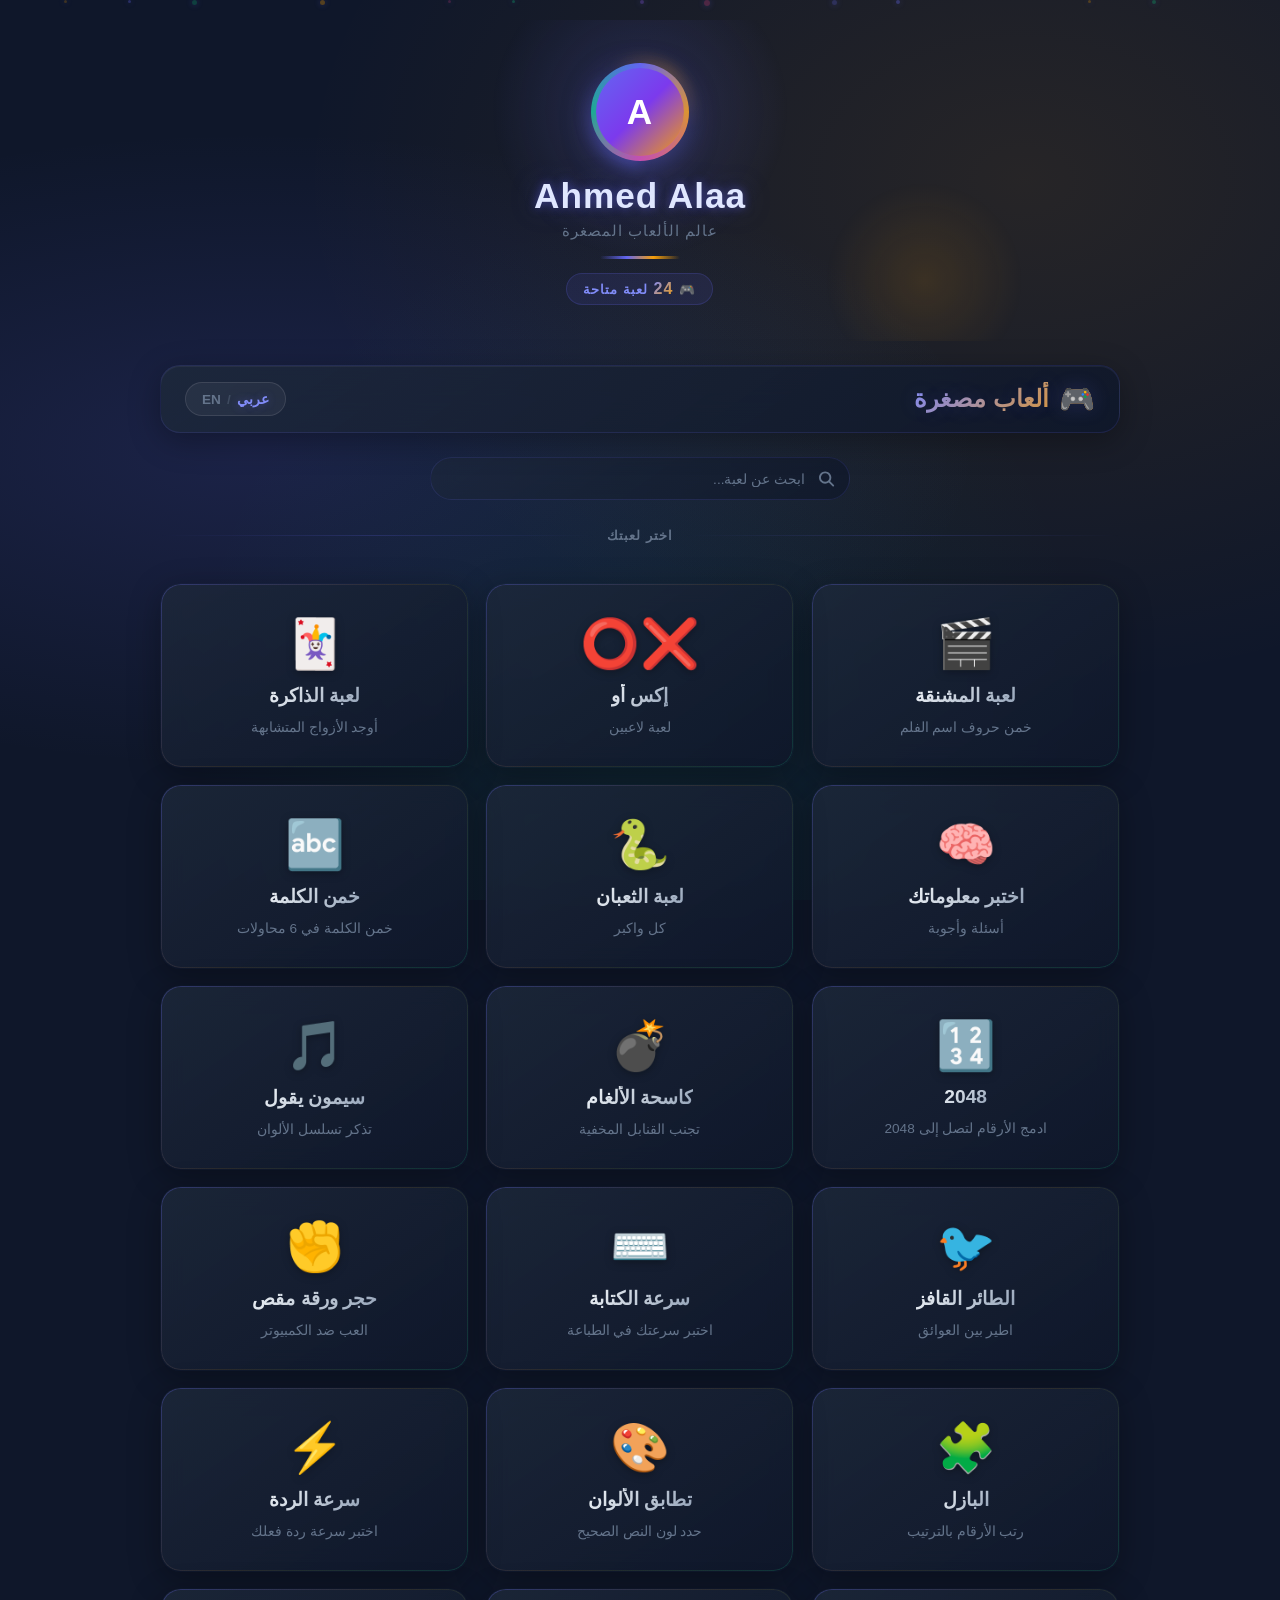
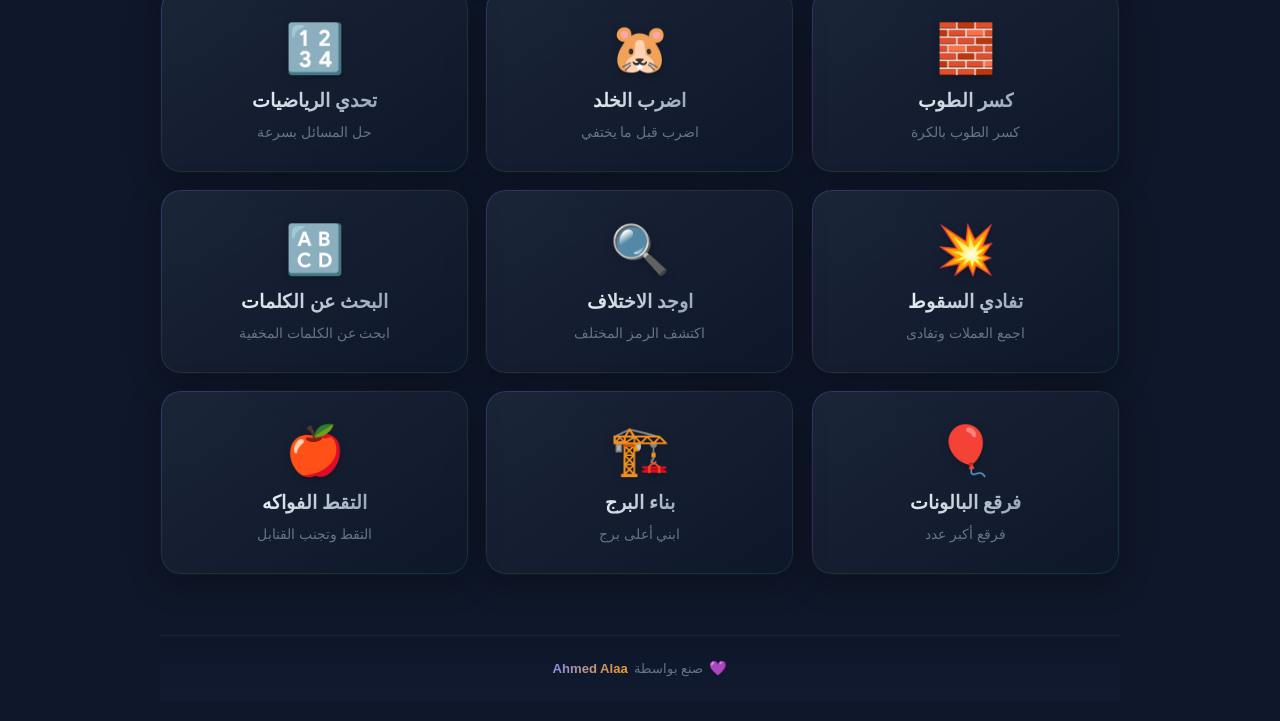
<file: index.html>
<!DOCTYPE html>
<html lang="ar" dir="rtl">

<head>
    <meta charset="UTF-8">
    <meta http-equiv="X-UA-Compatible" content="IE=edge">
    <meta name="viewport" content="width=device-width, initial-scale=1.0">
    <link rel="stylesheet" href="gemncss.css">
    <link rel="stylesheet" href="hangman.css">
    <link rel="stylesheet" href="tictactoe.css">
    <link rel="stylesheet" href="memory.css">
    <link rel="stylesheet" href="trivia.css">
    <link rel="stylesheet" href="snake.css">
    <link rel="stylesheet" href="wordle.css">
    <link rel="stylesheet" href="game2048.css">
    <link rel="stylesheet" href="minesweeper.css">
    <link rel="stylesheet" href="simon.css">
    <link rel="stylesheet" href="flappy.css">
    <link rel="stylesheet" href="typingspeed.css">
    <link rel="stylesheet" href="rps.css">
    <link rel="stylesheet" href="puzzle.css">
    <link rel="stylesheet" href="colormatch.css">
    <link rel="stylesheet" href="reaction.css">
    <link rel="stylesheet" href="breakout.css">
    <link rel="stylesheet" href="whackmole.css">
    <link rel="stylesheet" href="mathgame.css">
    <link rel="stylesheet" href="dodge.css">
    <link rel="stylesheet" href="spotdiff.css">
    <link rel="stylesheet" href="wordsearch.css">
    <link rel="stylesheet" href="balloon.css">
    <link rel="stylesheet" href="towerstack.css">
    <link rel="stylesheet" href="catchfruit.css">
    <link rel="stylesheet" href="all.min.css">
    <title>Mini Games - ألعاب مصغرة</title>
</head>

<body>
    <!-- Splash Loading Screen -->
    <div class="splash-screen">
        <span class="splash-icon">🎮</span>
        <span class="splash-text">Ahmed Alaa</span>
        <div class="splash-bar"></div>
    </div>

    <!-- Animated Background Particles -->
    <div class="bg-particles">
        <span></span><span></span><span></span><span></span><span></span>
        <span></span><span></span><span></span><span></span><span></span>
        <span></span><span></span>
    </div>
    <div class="game-container">

        <!-- ========== MAIN MENU ========== -->
        <div id="mainMenu" class="screen active">
            <!-- Hero / Branding -->
            <div class="brand-hero">
                <div class="brand-avatar-wrap">
                    <div class="brand-avatar">A</div>
                </div>
                <h2 class="brand-name">Ahmed Alaa</h2>
                <p class="brand-tagline" data-i18n="brandTagline">عالم الألعاب المصغرة</p>
                <div class="brand-hero-line"></div>
                <div class="brand-games-count">
                    <span>🎮</span>
                    <span class="count-num">24</span>
                    <span data-i18n="brandGamesCount">لعبة متاحة</span>
                </div>
            </div>
            <header class="game-header">
                <h1 class="game-title">
                    <span class="title-icon">🎮</span>
                    <span data-i18n="menuTitle">ألعاب مصغرة</span>
                </h1>
                <div class="header-controls">
                    <button class="lang-toggle" type="button">
                        <span class="lang-option" data-lang="ar">عربي</span>
                        <span class="lang-divider">/</span>
                        <span class="lang-option" data-lang="en">EN</span>
                    </button>
                </div>
            </header>
            <div class="menu-search">
                <input type="text" class="menu-search-input" id="menuSearchInput"
                    data-i18n-placeholder="menuSearchPlaceholder" placeholder="ابحث عن لعبة..." autocomplete="off">
                <i class="fa-solid fa-magnifying-glass menu-search-icon"></i>
                <button class="menu-search-clear" id="menuSearchClear" type="button">
                    <i class="fa-solid fa-xmark"></i>
                </button>
            </div>
            <div class="menu-no-results" id="menuNoResults">
                <span class="no-results-icon">🔍</span>
                <span data-i18n="menuNoResults">لا توجد نتائج</span>
            </div>
            <div class="menu-section-label">
                <span data-i18n="menuChooseGame">اختر لعبتك</span>
            </div>
            <div class="menu-grid">
                <button class="menu-card" data-game="hangman">
                    <span class="menu-card-icon">🎬</span>
                    <span class="menu-card-title" data-i18n="menuHangman">لعبة المشنقة</span>
                    <span class="menu-card-desc" data-i18n="menuHangmanDesc">خمن حروف اسم الفلم</span>
                </button>
                <button class="menu-card" data-game="tictactoe">
                    <span class="menu-card-icon">❌⭕</span>
                    <span class="menu-card-title" data-i18n="menuTicTacToe">إكس أو</span>
                    <span class="menu-card-desc" data-i18n="menuTicTacToeDesc">لعبة لاعبين</span>
                </button>
                <button class="menu-card" data-game="memory">
                    <span class="menu-card-icon">🃏</span>
                    <span class="menu-card-title" data-i18n="menuMemory">لعبة الذاكرة</span>
                    <span class="menu-card-desc" data-i18n="menuMemoryDesc">أوجد الأزواج المتشابهة</span>
                </button>
                <button class="menu-card" data-game="trivia">
                    <span class="menu-card-icon">🧠</span>
                    <span class="menu-card-title" data-i18n="menuTrivia">اختبر معلوماتك</span>
                    <span class="menu-card-desc" data-i18n="menuTriviaDesc">أسئلة وأجوبة</span>
                </button>
                <button class="menu-card" data-game="snake">
                    <span class="menu-card-icon">🐍</span>
                    <span class="menu-card-title" data-i18n="menuSnake">لعبة الثعبان</span>
                    <span class="menu-card-desc" data-i18n="menuSnakeDesc">كل واكبر</span>
                </button>
                <button class="menu-card" data-game="wordle">
                    <span class="menu-card-icon">🔤</span>
                    <span class="menu-card-title" data-i18n="menuWordle">خمن الكلمة</span>
                    <span class="menu-card-desc" data-i18n="menuWordleDesc">خمن الكلمة في 6 محاولات</span>
                </button>
                <button class="menu-card" data-game="game2048">
                    <span class="menu-card-icon">🔢</span>
                    <span class="menu-card-title" data-i18n="menu2048">2048</span>
                    <span class="menu-card-desc" data-i18n="menu2048Desc">ادمج الأرقام</span>
                </button>
                <button class="menu-card" data-game="minesweeper">
                    <span class="menu-card-icon">💣</span>
                    <span class="menu-card-title" data-i18n="menuMine">كاسحة الألغام</span>
                    <span class="menu-card-desc" data-i18n="menuMineDesc">تجنب الألغام</span>
                </button>
                <button class="menu-card" data-game="simon">
                    <span class="menu-card-icon">🎵</span>
                    <span class="menu-card-title" data-i18n="menuSimon">سيمون</span>
                    <span class="menu-card-desc" data-i18n="menuSimonDesc">تذكر التسلسل</span>
                </button>
                <button class="menu-card" data-game="flappy">
                    <span class="menu-card-icon">🐦</span>
                    <span class="menu-card-title" data-i18n="menuFlappy">الطائر</span>
                    <span class="menu-card-desc" data-i18n="menuFlappyDesc">اطير بين العوائق</span>
                </button>
                <button class="menu-card" data-game="typingspeed">
                    <span class="menu-card-icon">⌨️</span>
                    <span class="menu-card-title" data-i18n="menuTyping">سرعة الكتابة</span>
                    <span class="menu-card-desc" data-i18n="menuTypingDesc">اختبر سرعتك</span>
                </button>
                <button class="menu-card" data-game="rps">
                    <span class="menu-card-icon">✊</span>
                    <span class="menu-card-title" data-i18n="menuRPS">حجر ورقة مقص</span>
                    <span class="menu-card-desc" data-i18n="menuRPSDesc">العب ضد الكمبيوتر</span>
                </button>
                <button class="menu-card" data-game="puzzle">
                    <span class="menu-card-icon">🧩</span>
                    <span class="menu-card-title" data-i18n="menuPuzzle">البازل</span>
                    <span class="menu-card-desc" data-i18n="menuPuzzleDesc">رتب الأرقام</span>
                </button>
                <button class="menu-card" data-game="colormatch">
                    <span class="menu-card-icon">🎨</span>
                    <span class="menu-card-title" data-i18n="menuColor">تطابق الألوان</span>
                    <span class="menu-card-desc" data-i18n="menuColorDesc">اختر اللون الصحيح</span>
                </button>
                <button class="menu-card" data-game="reaction">
                    <span class="menu-card-icon">⚡</span>
                    <span class="menu-card-title" data-i18n="menuReaction">سرعة الردة</span>
                    <span class="menu-card-desc" data-i18n="menuReactionDesc">اختبر سرعة ردة فعلك</span>
                </button>
                <button class="menu-card" data-game="breakout">
                    <span class="menu-card-icon">🧱</span>
                    <span class="menu-card-title" data-i18n="menuBreakout">كسر الطوب</span>
                    <span class="menu-card-desc" data-i18n="menuBreakoutDesc">كسر الطوب بالكرة</span>
                </button>
                <button class="menu-card" data-game="whackmole">
                    <span class="menu-card-icon">🐹</span>
                    <span class="menu-card-title" data-i18n="menuWhack">اضرب الخلد</span>
                    <span class="menu-card-desc" data-i18n="menuWhackDesc">اضرب قبل ما يختفي</span>
                </button>
                <button class="menu-card" data-game="mathgame">
                    <span class="menu-card-icon">🔢</span>
                    <span class="menu-card-title" data-i18n="menuMath">تحدي الرياضيات</span>
                    <span class="menu-card-desc" data-i18n="menuMathDesc">حل المسائل بسرعة</span>
                </button>
                <button class="menu-card" data-game="dodge">
                    <span class="menu-card-icon">💥</span>
                    <span class="menu-card-title" data-i18n="menuDodge">تفادي السقوط</span>
                    <span class="menu-card-desc" data-i18n="menuDodgeDesc">اجمع العملات وتفادى</span>
                </button>
                <button class="menu-card" data-game="spotdiff">
                    <span class="menu-card-icon">🔍</span>
                    <span class="menu-card-title" data-i18n="menuSpot">اوجد الاختلاف</span>
                    <span class="menu-card-desc" data-i18n="menuSpotDesc">اكتشف الرمز المختلف</span>
                </button>
                <button class="menu-card" data-game="wordsearch">
                    <span class="menu-card-icon">🔠</span>
                    <span class="menu-card-title" data-i18n="menuWS">البحث عن الكلمات</span>
                    <span class="menu-card-desc" data-i18n="menuWSDesc">ابحث عن الكلمات المخفية</span>
                </button>
                <button class="menu-card" data-game="balloon">
                    <span class="menu-card-icon">🎈</span>
                    <span class="menu-card-title" data-i18n="menuBalloon">فرقع البالونات</span>
                    <span class="menu-card-desc" data-i18n="menuBalloonDesc">فرقع أكبر عدد</span>
                </button>
                <button class="menu-card" data-game="towerstack">
                    <span class="menu-card-icon">🏗️</span>
                    <span class="menu-card-title" data-i18n="menuTower">بناء البرج</span>
                    <span class="menu-card-desc" data-i18n="menuTowerDesc">ابني أعلى برج</span>
                </button>
                <button class="menu-card" data-game="catchfruit">
                    <span class="menu-card-icon">🍎</span>
                    <span class="menu-card-title" data-i18n="menuFruit">التقط الفواكه</span>
                    <span class="menu-card-desc" data-i18n="menuFruitDesc">التقط وتجنب القنابل</span>
                </button>
            </div>
            <footer class="brand-footer">
                <span data-i18n="brandFooter">صنع بواسطة</span> <strong>Ahmed Alaa</strong>
            </footer>
        </div>

        <!-- ========== HANGMAN GAME ========== -->
        <div id="hangman" class="screen">
            <header class="game-header">
                <h1 class="game-title">
                    <span class="title-icon">🎬</span>
                    <span data-i18n="hangmanTitle">لعبة المشنقة</span>
                </h1>
                <div class="header-controls">
                    <div class="stat-badge wrong-badge">
                        <span class="stat-label" data-i18n="hangmanErrors">أخطاء</span>
                        <span class="wrong-count" id="hangmanWrongCount">0</span>
                        <span class="stat-label">/ 4</span>
                    </div>
                    <button class="lang-toggle" type="button">
                        <span class="lang-option" data-lang="ar">عربي</span>
                        <span class="lang-divider">/</span>
                        <span class="lang-option" data-lang="en">EN</span>
                    </button>
                    <button class="btn-back" onclick="Navigation.goHome()">
                        <i class="fa-solid fa-house"></i>
                        <span data-i18n="backToMenu">القائمة</span>
                    </button>
                </div>
            </header>

            <main class="game-board">
                <section class="hangman-section">
                    <div class="hangman-frame">
                        <div class="gallows">
                            <div class="gallows-base"></div>
                            <div class="gallows-pole"></div>
                            <div class="gallows-top"></div>
                            <div class="gallows-support"></div>
                            <div class="gallows-rope"></div>
                        </div>
                        <div class="stickman">
                            <div class="stickman-head"></div>
                            <div class="stickman-body"></div>
                            <div class="stickman-arm-right"></div>
                            <div class="stickman-arm-left"></div>
                            <div class="stickman-leg-right"></div>
                            <div class="stickman-leg-left"></div>
                        </div>
                    </div>
                </section>
                <section class="letters-section">
                    <div class="letters-grid" id="hangmanLettersGrid"></div>
                </section>
            </main>

            <section class="word-section">
                <div class="word-display" id="hangmanWordDisplay"></div>
            </section>

            <section class="input-section" id="hangmanInputSection">
                <label class="input-label" data-i18n="hangmanInputLabel">ادخل اسم الفلم أو المسلسل</label>
                <div class="input-group">
                    <div class="input-wrapper">
                        <input class="game-input" id="hangmanInput" required
                            data-i18n-placeholder="hangmanPlaceholder"
                            placeholder="اكتب اسم الفلم هنا..." type="password" autocomplete="off">
                        <button class="toggle-password" id="hangmanTogglePassword" type="button">
                            <i class="fa-regular fa-eye" id="hangmanEyeIcon"></i>
                        </button>
                    </div>
                    <button class="btn-submit" id="hangmanSubmit">
                        <span data-i18n="hangmanSubmitBtn">ابدأ اللعب</span>
                        <i class="fa-solid fa-play"></i>
                    </button>
                </div>
                <p class="input-error" id="hangmanError" data-i18n="hangmanInputError">الرجاء إدخال اسم الفلم</p>
            </section>
        </div>

        <!-- ========== TIC-TAC-TOE GAME ========== -->
        <div id="tictactoe" class="screen">
            <header class="game-header">
                <h1 class="game-title">
                    <span class="title-icon">❌⭕</span>
                    <span data-i18n="tttTitle">إكس أو</span>
                </h1>
                <div class="header-controls">
                    <button class="lang-toggle" type="button">
                        <span class="lang-option" data-lang="ar">عربي</span>
                        <span class="lang-divider">/</span>
                        <span class="lang-option" data-lang="en">EN</span>
                    </button>
                    <button class="btn-back" onclick="Navigation.goHome()">
                        <i class="fa-solid fa-house"></i>
                        <span data-i18n="backToMenu">القائمة</span>
                    </button>
                </div>
            </header>

            <div class="ttt-status-bar">
                <div class="ttt-player ttt-player-x active-turn" id="tttPlayerX">
                    <span class="ttt-symbol">X</span>
                    <span data-i18n="tttPlayer1">لاعب 1</span>
                    <span class="ttt-score" id="tttScoreX">0</span>
                </div>
                <div class="ttt-turn-indicator" id="tttTurnIndicator">
                    <span data-i18n="tttTurn">الدور</span>:
                    <span id="tttCurrentTurn">X</span>
                </div>
                <div class="ttt-player ttt-player-o" id="tttPlayerO">
                    <span class="ttt-symbol">O</span>
                    <span data-i18n="tttPlayer2">لاعب 2</span>
                    <span class="ttt-score" id="tttScoreO">0</span>
                </div>
            </div>

            <div class="ttt-board" id="tttBoard"></div>

            <button class="btn-play-again" id="tttResetBtn">
                <i class="fa-solid fa-rotate-right"></i>
                <span data-i18n="tttNewRound">جولة جديدة</span>
            </button>
        </div>

        <!-- ========== MEMORY MATCH GAME ========== -->
        <div id="memory" class="screen">
            <header class="game-header">
                <h1 class="game-title">
                    <span class="title-icon">🃏</span>
                    <span data-i18n="memTitle">لعبة الذاكرة</span>
                </h1>
                <div class="header-controls">
                    <div class="stat-badge">
                        <span data-i18n="memMoves">المحاولات</span>:
                        <span id="memMoveCount">0</span>
                    </div>
                    <div class="stat-badge">
                        <span data-i18n="memPairs">الأزواج</span>:
                        <span id="memPairCount">0</span>/8
                    </div>
                    <button class="lang-toggle" type="button">
                        <span class="lang-option" data-lang="ar">عربي</span>
                        <span class="lang-divider">/</span>
                        <span class="lang-option" data-lang="en">EN</span>
                    </button>
                    <button class="btn-back" onclick="Navigation.goHome()">
                        <i class="fa-solid fa-house"></i>
                        <span data-i18n="backToMenu">القائمة</span>
                    </button>
                </div>
            </header>

            <div class="mem-board" id="memBoard"></div>
        </div>

        <!-- ========== TRIVIA QUIZ GAME ========== -->
        <div id="trivia" class="screen">
            <header class="game-header">
                <h1 class="game-title">
                    <span class="title-icon">🧠</span>
                    <span data-i18n="trivTitle">اختبر معلوماتك</span>
                </h1>
                <div class="header-controls">
                    <div class="stat-badge">
                        <span data-i18n="trivScore">النتيجة</span>:
                        <span id="trivScore">0</span>/10
                    </div>
                    <div class="stat-badge">
                        <span data-i18n="trivQuestion">السؤال</span>:
                        <span id="trivCurrent">1</span>/10
                    </div>
                    <button class="lang-toggle" type="button">
                        <span class="lang-option" data-lang="ar">عربي</span>
                        <span class="lang-divider">/</span>
                        <span class="lang-option" data-lang="en">EN</span>
                    </button>
                    <button class="btn-back" onclick="Navigation.goHome()">
                        <i class="fa-solid fa-house"></i>
                        <span data-i18n="backToMenu">القائمة</span>
                    </button>
                </div>
            </header>

            <div class="triv-progress">
                <div class="triv-progress-bar" id="trivProgressBar"></div>
            </div>

            <div class="triv-question-card">
                <p class="triv-question-text" id="trivQuestionText"></p>
            </div>

            <div class="triv-answers" id="trivAnswers"></div>

            <button class="btn-submit triv-next" id="trivNextBtn" style="display:none;">
                <span data-i18n="trivNext">السؤال التالي</span>
                <i class="fa-solid fa-arrow-left"></i>
            </button>
        </div>

        <!-- ========== SNAKE GAME ========== -->
        <div id="snake" class="screen">
            <header class="game-header">
                <h1 class="game-title">
                    <span class="title-icon">🐍</span>
                    <span data-i18n="snakeTitle">لعبة الثعبان</span>
                </h1>
                <div class="header-controls">
                    <div class="stat-badge">
                        <span data-i18n="snakeScore">النتيجة</span>:
                        <span id="snakeScoreVal">0</span>
                    </div>
                    <div class="stat-badge">
                        <span data-i18n="snakeBest">أفضل</span>:
                        <span id="snakeBestScore">0</span>
                    </div>
                    <button class="lang-toggle" type="button">
                        <span class="lang-option" data-lang="ar">عربي</span>
                        <span class="lang-divider">/</span>
                        <span class="lang-option" data-lang="en">EN</span>
                    </button>
                    <button class="btn-back" onclick="Navigation.goHome()">
                        <i class="fa-solid fa-house"></i>
                        <span data-i18n="backToMenu">القائمة</span>
                    </button>
                </div>
            </header>

            <div class="snake-wrapper">
                <div class="snake-canvas-wrap">
                    <canvas id="snakeCanvas"></canvas>
                </div>
                <p class="snake-controls-hint" data-i18n="snakeControls">استخدم الأسهم أو اسحب للتحريك</p>
                <div class="snake-dpad">
                    <div class="snake-dpad-empty"></div>
                    <button class="snake-dpad-btn" id="snakeBtnUp"><i class="fa-solid fa-chevron-up"></i></button>
                    <div class="snake-dpad-empty"></div>
                    <button class="snake-dpad-btn" id="snakeBtnLeft"><i class="fa-solid fa-chevron-left"></i></button>
                    <div class="snake-dpad-empty"></div>
                    <button class="snake-dpad-btn" id="snakeBtnRight"><i class="fa-solid fa-chevron-right"></i></button>
                    <div class="snake-dpad-empty"></div>
                    <button class="snake-dpad-btn" id="snakeBtnDown"><i class="fa-solid fa-chevron-down"></i></button>
                    <div class="snake-dpad-empty"></div>
                </div>
            </div>
        </div>

        <!-- ========== WORDLE GAME ========== -->
        <div id="wordle" class="screen">
            <header class="game-header">
                <h1 class="game-title">
                    <span class="title-icon">🔤</span>
                    <span data-i18n="wordleTitle">خمن الكلمة</span>
                </h1>
                <div class="header-controls">
                    <div class="stat-badge">
                        <span data-i18n="wordleAttempts">المحاولات</span>:
                        <span id="wordleAttempts">0</span>/6
                    </div>
                    <button class="lang-toggle" type="button">
                        <span class="lang-option" data-lang="ar">عربي</span>
                        <span class="lang-divider">/</span>
                        <span class="lang-option" data-lang="en">EN</span>
                    </button>
                    <button class="btn-back" onclick="Navigation.goHome()">
                        <i class="fa-solid fa-house"></i>
                        <span data-i18n="backToMenu">القائمة</span>
                    </button>
                </div>
            </header>

            <div class="wordle-grid" id="wordleGrid"></div>

            <div class="wordle-keyboard" id="wordleKeyboard"></div>
        </div>

        <!-- ========== 2048 GAME ========== -->
        <div id="game2048" class="screen">
            <header class="game-header">
                <h1 class="game-title"><span class="title-icon">🔢</span><span data-i18n="g2048Title">2048</span></h1>
                <div class="header-controls">
                    <div class="stat-badge"><span data-i18n="g2048Score">النتيجة</span>: <span id="g2048Score">0</span></div>
                    <div class="stat-badge"><span data-i18n="g2048Best">أفضل</span>: <span id="g2048Best">0</span></div>
                    <button class="lang-toggle" type="button"><span class="lang-option" data-lang="ar">عربي</span><span class="lang-divider">/</span><span class="lang-option" data-lang="en">EN</span></button>
                    <button class="btn-back" onclick="Navigation.goHome()"><i class="fa-solid fa-house"></i><span data-i18n="backToMenu">القائمة</span></button>
                </div>
            </header>
            <p style="text-align:center;color:var(--text-muted);font-size:0.85rem" data-i18n="g2048Controls">استخدم الأسهم أو اسحب</p>
            <div class="g2048-board" id="g2048Board"></div>
        </div>

        <!-- ========== MINESWEEPER GAME ========== -->
        <div id="minesweeper" class="screen">
            <header class="game-header">
                <h1 class="game-title"><span class="title-icon">💣</span><span data-i18n="mineTitle">كاسحة الألغام</span></h1>
                <div class="header-controls">
                    <div class="stat-badge"><span data-i18n="mineMines">ألغام</span>: 10</div>
                    <div class="stat-badge"><span data-i18n="mineFlags">أعلام</span>: <span id="mineFlagCount">0</span></div>
                    <button class="lang-toggle" type="button"><span class="lang-option" data-lang="ar">عربي</span><span class="lang-divider">/</span><span class="lang-option" data-lang="en">EN</span></button>
                    <button class="btn-back" onclick="Navigation.goHome()"><i class="fa-solid fa-house"></i><span data-i18n="backToMenu">القائمة</span></button>
                </div>
            </header>
            <button class="mine-flag-toggle" id="mineFlagToggle" onclick="MinesweeperGame.state.flagMode=!MinesweeperGame.state.flagMode;this.classList.toggle('active')">
                🚩 <span data-i18n="mineFlagMode">وضع العلم</span>
            </button>
            <div class="mine-board" id="mineBoard"></div>
        </div>

        <!-- ========== SIMON SAYS GAME ========== -->
        <div id="simon" class="screen">
            <header class="game-header">
                <h1 class="game-title"><span class="title-icon">🎵</span><span data-i18n="simonTitle">سيمون</span></h1>
                <div class="header-controls">
                    <div class="stat-badge"><span data-i18n="simonRound">الجولة</span>: <span id="simonRound">0</span></div>
                    <button class="lang-toggle" type="button"><span class="lang-option" data-lang="ar">عربي</span><span class="lang-divider">/</span><span class="lang-option" data-lang="en">EN</span></button>
                    <button class="btn-back" onclick="Navigation.goHome()"><i class="fa-solid fa-house"></i><span data-i18n="backToMenu">القائمة</span></button>
                </div>
            </header>
            <div class="simon-wrapper">
                <p class="simon-status" id="simonStatus"></p>
                <div class="simon-board">
                    <button class="simon-btn simon-red" id="simon-red"></button>
                    <button class="simon-btn simon-blue" id="simon-blue"></button>
                    <button class="simon-btn simon-green" id="simon-green"></button>
                    <button class="simon-btn simon-yellow" id="simon-yellow"></button>
                </div>
                <button class="simon-start-btn" id="simonStartBtn" data-i18n="simonStart">ابدأ</button>
            </div>
        </div>

        <!-- ========== FLAPPY BIRD GAME ========== -->
        <div id="flappy" class="screen">
            <header class="game-header">
                <h1 class="game-title"><span class="title-icon">🐦</span><span data-i18n="flappyTitle">الطائر</span></h1>
                <div class="header-controls">
                    <div class="stat-badge"><span data-i18n="flappyScore">النتيجة</span>: <span id="flappyScore">0</span></div>
                    <div class="stat-badge"><span data-i18n="flappyBest">أفضل</span>: <span id="flappyBest">0</span></div>
                    <button class="lang-toggle" type="button"><span class="lang-option" data-lang="ar">عربي</span><span class="lang-divider">/</span><span class="lang-option" data-lang="en">EN</span></button>
                    <button class="btn-back" onclick="Navigation.goHome()"><i class="fa-solid fa-house"></i><span data-i18n="backToMenu">القائمة</span></button>
                </div>
            </header>
            <div class="flappy-wrapper">
                <div class="flappy-canvas-wrap"><canvas id="flappyCanvas"></canvas></div>
            </div>
        </div>

        <!-- ========== TYPING SPEED GAME ========== -->
        <div id="typingspeed" class="screen">
            <header class="game-header">
                <h1 class="game-title"><span class="title-icon">⌨️</span><span data-i18n="typeTitle">سرعة الكتابة</span></h1>
                <div class="header-controls">
                    <div class="stat-badge"><span data-i18n="typeWPM">كلمة/دقيقة</span>: <span id="typeWPM">0</span></div>
                    <div class="stat-badge"><span data-i18n="typeTime">الوقت</span>: <span id="typeTimeLeft">30</span>s</div>
                    <button class="lang-toggle" type="button">
                        <span class="lang-option" data-lang="ar">عربي</span>
                        <span class="lang-divider">/</span>
                        <span class="lang-option" data-lang="en">EN</span>
                    </button>
                    <button class="btn-back" onclick="Navigation.goHome()"><i class="fa-solid fa-house"></i><span data-i18n="backToMenu">القائمة</span></button>
                </div>
            </header>
            <div class="type-words-box" id="typeWords"></div>
            <div class="type-input-wrap">
                <input class="type-input" id="typeInput" data-i18n-placeholder="typePlaceholder" placeholder="ابدأ الكتابة هنا..." autocomplete="off" autocorrect="off" autocapitalize="off" spellcheck="false">
            </div>
        </div>

        <!-- ========== ROCK PAPER SCISSORS GAME ========== -->
        <div id="rps" class="screen">
            <header class="game-header">
                <h1 class="game-title"><span class="title-icon">✊</span><span data-i18n="rpsTitle">حجر ورقة مقص</span></h1>
                <div class="header-controls">
                    <button class="lang-toggle" type="button"><span class="lang-option" data-lang="ar">عربي</span><span class="lang-divider">/</span><span class="lang-option" data-lang="en">EN</span></button>
                    <button class="btn-back" onclick="Navigation.goHome()"><i class="fa-solid fa-house"></i><span data-i18n="backToMenu">القائمة</span></button>
                </div>
            </header>
            <div class="rps-arena">
                <div class="rps-player">
                    <span class="rps-player-label" data-i18n="rpsYou">أنت</span>
                    <span class="rps-choice" id="rpsPlayerChoice">❓</span>
                </div>
                <span class="rps-vs">VS</span>
                <div class="rps-player">
                    <span class="rps-player-label" data-i18n="rpsCPU">الكمبيوتر</span>
                    <span class="rps-choice" id="rpsCPUChoice">❓</span>
                </div>
            </div>
            <div class="rps-result" id="rpsResult"></div>
            <div class="rps-buttons">
                <button class="rps-btn" id="rpsRock"><span class="rps-btn-icon">🪨</span><span data-i18n="rpsRock">حجر</span></button>
                <button class="rps-btn" id="rpsPaper"><span class="rps-btn-icon">📄</span><span data-i18n="rpsPaper">ورقة</span></button>
                <button class="rps-btn" id="rpsScissors"><span class="rps-btn-icon">✂️</span><span data-i18n="rpsScissors">مقص</span></button>
            </div>
            <div class="rps-scores">
                <div class="rps-score-item" style="color:var(--success-light)">W: <span id="rpsWins">0</span></div>
                <div class="rps-score-item" style="color:var(--danger-light)">L: <span id="rpsLosses">0</span></div>
                <div class="rps-score-item">D: <span id="rpsDraws">0</span></div>
            </div>
        </div>

        <!-- ========== PUZZLE SLIDER GAME ========== -->
        <div id="puzzle" class="screen">
            <header class="game-header">
                <h1 class="game-title"><span class="title-icon">🧩</span><span data-i18n="puzzleTitle">البازل</span></h1>
                <div class="header-controls">
                    <div class="stat-badge"><span data-i18n="puzzleMoves">الخطوات</span>: <span id="puzzleMoveCount">0</span></div>
                    <button class="lang-toggle" type="button"><span class="lang-option" data-lang="ar">عربي</span><span class="lang-divider">/</span><span class="lang-option" data-lang="en">EN</span></button>
                    <button class="btn-back" onclick="Navigation.goHome()"><i class="fa-solid fa-house"></i><span data-i18n="backToMenu">القائمة</span></button>
                </div>
            </header>
            <div class="puzzle-board" id="puzzleBoard"></div>
            <button class="btn-play-again" id="puzzleShuffleBtn"><i class="fa-solid fa-shuffle"></i><span data-i18n="puzzleShuffle">خلط</span></button>
        </div>

        <!-- ========== COLOR MATCH GAME ========== -->
        <div id="colormatch" class="screen">
            <header class="game-header">
                <h1 class="game-title"><span class="title-icon">🎨</span><span data-i18n="colorTitle">تطابق الألوان</span></h1>
                <div class="header-controls">
                    <div class="stat-badge"><span data-i18n="colorScore">النتيجة</span>: <span id="colorScoreVal">0</span></div>
                    <div class="stat-badge"><span data-i18n="colorTime">الوقت</span>: <span id="colorTimeLeft">20</span>s</div>
                    <button class="lang-toggle" type="button"><span class="lang-option" data-lang="ar">عربي</span><span class="lang-divider">/</span><span class="lang-option" data-lang="en">EN</span></button>
                    <button class="btn-back" onclick="Navigation.goHome()"><i class="fa-solid fa-house"></i><span data-i18n="backToMenu">القائمة</span></button>
                </div>
            </header>
            <div class="color-display-card">
                <p class="color-question" data-i18n="colorQuestion">ما هو لون النص؟</p>
                <div class="color-display" id="colorDisplay"></div>
            </div>
            <div class="color-choices" id="colorChoices"></div>
        </div>

        <!-- ========== REACTION TIME GAME ========== -->
        <div id="reaction" class="screen">
            <header class="game-header">
                <h1 class="game-title"><span class="title-icon">⚡</span><span data-i18n="reactTitle">سرعة الردة</span></h1>
                <div class="header-controls">
                    <div class="stat-badge"><span data-i18n="reactBest">أفضل</span>: <span id="reactBest">-</span>ms</div>
                    <button class="lang-toggle" type="button"><span class="lang-option" data-lang="ar">عربي</span><span class="lang-divider">/</span><span class="lang-option" data-lang="en">EN</span></button>
                    <button class="btn-back" onclick="Navigation.goHome()"><i class="fa-solid fa-house"></i><span data-i18n="backToMenu">القائمة</span></button>
                </div>
            </header>
            <div class="react-zone" id="reactZone">
                <p class="react-msg" id="reactMsg" data-i18n="reactWait">انتظر اللون الأخضر...</p>
                <p class="react-time" id="reactTime"></p>
            </div>
            <div class="react-results" id="reactResults"></div>
        </div>

        <!-- ========== BREAKOUT GAME ========== -->
        <div id="breakout" class="screen">
            <header class="game-header">
                <h1 class="game-title"><span class="title-icon">🧱</span><span data-i18n="breakTitle">كسر الطوب</span></h1>
                <div class="header-controls">
                    <div class="stat-badge"><span data-i18n="breakLevel">المرحلة</span>: <span id="breakLevel">1</span></div>
                    <div class="stat-badge"><span data-i18n="breakScore">النتيجة</span>: <span id="breakScore">0</span></div>
                    <div class="stat-badge"><span data-i18n="breakLives">الأرواح</span>: <span id="breakLives">3</span></div>
                    <button class="lang-toggle" type="button"><span class="lang-option" data-lang="ar">عربي</span><span class="lang-divider">/</span><span class="lang-option" data-lang="en">EN</span></button>
                    <button class="btn-back" onclick="Navigation.goHome()"><i class="fa-solid fa-house"></i><span data-i18n="backToMenu">القائمة</span></button>
                </div>
            </header>
            <div class="breakout-wrapper">
                <div class="breakout-canvas-wrap"><canvas id="breakoutCanvas"></canvas></div>
            </div>
        </div>

        <!-- ========== WHACK-A-MOLE GAME ========== -->
        <div id="whackmole" class="screen">
            <header class="game-header">
                <h1 class="game-title"><span class="title-icon">🐹</span><span data-i18n="whackTitle">اضرب الخلد</span></h1>
                <div class="header-controls">
                    <div class="stat-badge"><span data-i18n="whackScore">النتيجة</span>: <span id="whackScoreVal">0</span></div>
                    <div class="stat-badge"><span data-i18n="whackTime">الوقت</span>: <span id="whackTimeLeft">30</span>s</div>
                    <div class="stat-badge"><span data-i18n="whackCombo">كومبو</span>: <span id="whackCombo">0</span></div>
                    <button class="lang-toggle" type="button"><span class="lang-option" data-lang="ar">عربي</span><span class="lang-divider">/</span><span class="lang-option" data-lang="en">EN</span></button>
                    <button class="btn-back" onclick="Navigation.goHome()"><i class="fa-solid fa-house"></i><span data-i18n="backToMenu">القائمة</span></button>
                </div>
            </header>
            <div class="whack-board" id="whackBoard"></div>
            <button class="whack-start-btn" id="whackStartBtn"><i class="fa-solid fa-play"></i><span data-i18n="whackStart">ابدأ!</span></button>
        </div>

        <!-- ========== MATH CHALLENGE GAME ========== -->
        <div id="mathgame" class="screen">
            <header class="game-header">
                <h1 class="game-title"><span class="title-icon">🔢</span><span data-i18n="mathTitle">تحدي الرياضيات</span></h1>
                <div class="header-controls">
                    <div class="stat-badge"><span data-i18n="mathScore">النتيجة</span>: <span id="mathScoreVal">0</span></div>
                    <div class="stat-badge"><span data-i18n="mathStreak">متتالية</span>: <span id="mathStreak">0</span></div>
                    <div class="stat-badge"><span data-i18n="mathTime">الوقت</span>: <span id="mathTimeLeft">60</span>s</div>
                    <button class="lang-toggle" type="button"><span class="lang-option" data-lang="ar">عربي</span><span class="lang-divider">/</span><span class="lang-option" data-lang="en">EN</span></button>
                    <button class="btn-back" onclick="Navigation.goHome()"><i class="fa-solid fa-house"></i><span data-i18n="backToMenu">القائمة</span></button>
                </div>
            </header>
            <div class="math-question-card">
                <p class="math-question" id="mathQuestion">? = 5 + 3</p>
            </div>
            <div class="math-input-row">
                <input class="math-input" id="mathInput" type="number" inputmode="numeric" data-i18n-placeholder="mathPlaceholder" placeholder="الجواب..." autocomplete="off">
                <button class="math-submit-btn" id="mathSubmitBtn"><i class="fa-solid fa-check"></i></button>
            </div>
            <div class="math-feedback" id="mathFeedback"></div>
        </div>

        <!-- ========== DODGE GAME ========== -->
        <div id="dodge" class="screen">
            <header class="game-header">
                <h1 class="game-title"><span class="title-icon">💥</span><span data-i18n="dodgeTitle">تفادي السقوط</span></h1>
                <div class="header-controls">
                    <div class="stat-badge"><span data-i18n="dodgeScore">النتيجة</span>: <span id="dodgeScore">0</span></div>
                    <div class="stat-badge"><span data-i18n="dodgeBest">أفضل</span>: <span id="dodgeBest">0</span></div>
                    <button class="lang-toggle" type="button"><span class="lang-option" data-lang="ar">عربي</span><span class="lang-divider">/</span><span class="lang-option" data-lang="en">EN</span></button>
                    <button class="btn-back" onclick="Navigation.goHome()"><i class="fa-solid fa-house"></i><span data-i18n="backToMenu">القائمة</span></button>
                </div>
            </header>
            <div class="dodge-wrapper">
                <div class="dodge-canvas-wrap"><canvas id="dodgeCanvas"></canvas></div>
            </div>
        </div>

        <!-- ========== SPOT THE DIFFERENCE GAME ========== -->
        <div id="spotdiff" class="screen">
            <header class="game-header">
                <h1 class="game-title"><span class="title-icon">🔍</span><span data-i18n="spotTitle">اوجد الاختلاف</span></h1>
                <div class="header-controls">
                    <div class="stat-badge"><span data-i18n="spotFound">وجدت</span>: <span id="spotFound">0</span></div>
                    <div class="stat-badge"><span data-i18n="spotRound">الجولة</span>: <span id="spotRound">1</span></div>
                    <div class="stat-badge"><span data-i18n="spotTime">الوقت</span>: <span id="spotTime">0</span>s</div>
                    <button class="lang-toggle" type="button"><span class="lang-option" data-lang="ar">عربي</span><span class="lang-divider">/</span><span class="lang-option" data-lang="en">EN</span></button>
                    <button class="btn-back" onclick="Navigation.goHome()"><i class="fa-solid fa-house"></i><span data-i18n="backToMenu">القائمة</span></button>
                </div>
            </header>
            <p class="spot-hint" data-i18n="spotHint">اضغط على الرمز المختلف</p>
            <div class="spot-grid" id="spotGrid"></div>
        </div>

        <!-- ========== WORD SEARCH GAME ========== -->
        <div id="wordsearch" class="screen">
            <header class="game-header">
                <h1 class="game-title"><span class="title-icon">🔠</span><span data-i18n="wsTitle">البحث عن الكلمات</span></h1>
                <div class="header-controls">
                    <div class="stat-badge"><span data-i18n="wsFound">وجدت</span>: <span id="wsFound">0</span></div>
                    <button class="lang-toggle" type="button"><span class="lang-option" data-lang="ar">عربي</span><span class="lang-divider">/</span><span class="lang-option" data-lang="en">EN</span></button>
                    <button class="btn-back" onclick="Navigation.goHome()"><i class="fa-solid fa-house"></i><span data-i18n="backToMenu">القائمة</span></button>
                </div>
            </header>
            <div class="ws-word-list" id="wsWordList"></div>
            <div class="ws-board" id="wsBoard"></div>
            <div class="ws-controls">
                <button class="btn-play-again" id="wsClearBtn"><i class="fa-solid fa-eraser"></i><span data-i18n="wsClear">مسح</span></button>
            </div>
        </div>

        <!-- ========== BALLOON POP GAME ========== -->
        <div id="balloon" class="screen">
            <header class="game-header">
                <h1 class="game-title"><span class="title-icon">🎈</span><span data-i18n="balloonTitle">فرقع البالونات</span></h1>
                <div class="header-controls">
                    <div class="stat-badge"><span data-i18n="balloonScore">النتيجة</span>: <span id="balloonScore">0</span></div>
                    <div class="stat-badge"><span data-i18n="balloonTime">الوقت</span>: <span id="balloonTime">30</span>s</div>
                    <button class="lang-toggle" type="button"><span class="lang-option" data-lang="ar">عربي</span><span class="lang-divider">/</span><span class="lang-option" data-lang="en">EN</span></button>
                    <button class="btn-back" onclick="Navigation.goHome()"><i class="fa-solid fa-house"></i><span data-i18n="backToMenu">القائمة</span></button>
                </div>
            </header>
            <div class="balloon-wrapper">
                <div class="balloon-canvas-wrap"><canvas id="balloonCanvas"></canvas></div>
            </div>
        </div>

        <!-- ========== TOWER STACK GAME ========== -->
        <div id="towerstack" class="screen">
            <header class="game-header">
                <h1 class="game-title"><span class="title-icon">🏗️</span><span data-i18n="towerTitle">بناء البرج</span></h1>
                <div class="header-controls">
                    <div class="stat-badge"><span data-i18n="towerScore">الطوابق</span>: <span id="towerScore">0</span></div>
                    <div class="stat-badge"><span data-i18n="towerBest">أفضل</span>: <span id="towerBest">0</span></div>
                    <button class="lang-toggle" type="button"><span class="lang-option" data-lang="ar">عربي</span><span class="lang-divider">/</span><span class="lang-option" data-lang="en">EN</span></button>
                    <button class="btn-back" onclick="Navigation.goHome()"><i class="fa-solid fa-house"></i><span data-i18n="backToMenu">القائمة</span></button>
                </div>
            </header>
            <div class="tower-wrapper">
                <div class="tower-canvas-wrap"><canvas id="towerCanvas"></canvas></div>
            </div>
        </div>

        <!-- ========== CATCH FRUIT GAME ========== -->
        <div id="catchfruit" class="screen">
            <header class="game-header">
                <h1 class="game-title"><span class="title-icon">🍎</span><span data-i18n="fruitTitle">التقط الفواكه</span></h1>
                <div class="header-controls">
                    <div class="stat-badge"><span data-i18n="fruitScore">النتيجة</span>: <span id="fruitScore">0</span></div>
                    <div class="stat-badge"><span data-i18n="fruitLives">الأرواح</span>: <span id="fruitLives">5</span></div>
                    <button class="lang-toggle" type="button"><span class="lang-option" data-lang="ar">عربي</span><span class="lang-divider">/</span><span class="lang-option" data-lang="en">EN</span></button>
                    <button class="btn-back" onclick="Navigation.goHome()"><i class="fa-solid fa-house"></i><span data-i18n="backToMenu">القائمة</span></button>
                </div>
            </header>
            <div class="fruit-wrapper">
                <div class="fruit-canvas-wrap"><canvas id="fruitCanvas"></canvas></div>
            </div>
        </div>

        <!-- ========== SHARED MODAL ========== -->
        <div class="modal-overlay" id="modalOverlay">
            <div class="modal" id="gameModal">
                <div class="modal-icon" id="modalIcon"></div>
                <h2 class="modal-title" id="modalTitle"></h2>
                <p class="modal-message" id="modalMessage"></p>
                <button class="btn-play-again" id="modalBtn">العب مرة أخرى</button>
            </div>
        </div>

        <!-- ========== AUDIO ========== -->
        <audio id="audioLose" src="./mixkit-horror-lose-2028.wav" preload="auto"></audio>
        <audio id="audioWin" src="./yay-6120.mp3" preload="auto"></audio>
        <audio id="audioCorrect" src="./short-success-sound-glockenspiel-treasure-video-game-6346.mp3" preload="auto"></audio>
        <audio id="audioWrong" src="./failure-drum-sound-effect-1-46093.mp3" preload="auto"></audio>
    </div>

    <!-- Scripts in dependency order -->
    <script src="shared.js"></script>
    <script src="navigation.js"></script>
    <script src="hangman.js"></script>
    <script src="tictactoe.js"></script>
    <script src="memory.js"></script>
    <script src="trivia.js"></script>
    <script src="snake.js"></script>
    <script src="wordle.js"></script>
    <script src="game2048.js"></script>
    <script src="minesweeper.js"></script>
    <script src="simon.js"></script>
    <script src="flappy.js"></script>
    <script src="typingspeed.js"></script>
    <script src="rps.js"></script>
    <script src="puzzle.js"></script>
    <script src="colormatch.js"></script>
    <script src="reaction.js"></script>
    <script src="breakout.js"></script>
    <script src="whackmole.js"></script>
    <script src="mathgame.js"></script>
    <script src="dodge.js"></script>
    <script src="spotdiff.js"></script>
    <script src="wordsearch.js"></script>
    <script src="balloon.js"></script>
    <script src="towerstack.js"></script>
    <script src="catchfruit.js"></script>
    <script src="effects.js"></script>
    <script src="all.min.js"></script>
</body>

</html>
</file>
<file: gemncss.css>
/* ===== CSS Variables & Theme ===== */
:root {
    --primary: #6366f1;
    --primary-light: #818cf8;
    --primary-dark: #4f46e5;
    --accent: #f59e0b;
    --accent-light: #fbbf24;
    --success: #10b981;
    --success-light: #34d399;
    --danger: #ef4444;
    --danger-light: #f87171;
    --bg-dark: #0f172a;
    --bg-card: rgba(30, 41, 59, 0.7);
    --bg-glass: rgba(255, 255, 255, 0.05);
    --text-primary: #f1f5f9;
    --text-secondary: #94a3b8;
    --text-muted: #64748b;
    --border-color: rgba(255, 255, 255, 0.1);
    --shadow: 0 8px 32px rgba(0, 0, 0, 0.3);
    --shadow-glow: 0 0 20px rgba(99, 102, 241, 0.3);
    --radius: 12px;
    --radius-lg: 20px;
    --transition: 0.3s cubic-bezier(0.4, 0, 0.2, 1);
}

/* ===== Reset & Base ===== */
*, *::before, *::after {
    margin: 0;
    padding: 0;
    box-sizing: border-box;
}

body {
    font-family: 'Segoe UI', Tahoma, Geneva, Verdana, sans-serif;
    background: var(--bg-dark);
    background-image:
        radial-gradient(ellipse at 20% 50%, rgba(99, 102, 241, 0.15) 0%, transparent 50%),
        radial-gradient(ellipse at 80% 20%, rgba(245, 158, 11, 0.1) 0%, transparent 50%),
        radial-gradient(ellipse at 50% 80%, rgba(16, 185, 129, 0.08) 0%, transparent 50%);
    background-attachment: fixed;
    min-height: 100vh;
    color: var(--text-primary);
    direction: rtl;
    overflow-x: hidden;
}

/* ===== Animated Background Particles ===== */
.bg-particles {
    position: fixed;
    inset: 0;
    pointer-events: none;
    z-index: 0;
    overflow: hidden;
}
.bg-particles span {
    position: absolute;
    width: 4px;
    height: 4px;
    background: rgba(99, 102, 241, 0.4);
    border-radius: 50%;
    animation: floatParticle linear infinite;
    box-shadow: 0 0 6px rgba(99, 102, 241, 0.3);
}
.bg-particles span:nth-child(1)  { left: 10%; width: 3px; height: 3px; animation-duration: 18s; animation-delay: 0s; background: rgba(99,102,241,0.3); }
.bg-particles span:nth-child(2)  { left: 25%; width: 5px; height: 5px; animation-duration: 22s; animation-delay: 2s; background: rgba(245,158,11,0.3); }
.bg-particles span:nth-child(3)  { left: 40%; width: 3px; height: 3px; animation-duration: 16s; animation-delay: 4s; background: rgba(16,185,129,0.3); }
.bg-particles span:nth-child(4)  { left: 55%; width: 6px; height: 6px; animation-duration: 25s; animation-delay: 1s; background: rgba(236,72,153,0.25); }
.bg-particles span:nth-child(5)  { left: 70%; width: 4px; height: 4px; animation-duration: 20s; animation-delay: 3s; background: rgba(99,102,241,0.35); }
.bg-particles span:nth-child(6)  { left: 85%; width: 3px; height: 3px; animation-duration: 19s; animation-delay: 5s; background: rgba(245,158,11,0.25); }
.bg-particles span:nth-child(7)  { left: 15%; width: 5px; height: 5px; animation-duration: 23s; animation-delay: 7s; background: rgba(16,185,129,0.25); }
.bg-particles span:nth-child(8)  { left: 50%; width: 4px; height: 4px; animation-duration: 17s; animation-delay: 6s; background: rgba(139,92,246,0.3); }
.bg-particles span:nth-child(9)  { left: 35%; width: 3px; height: 3px; animation-duration: 21s; animation-delay: 8s; background: rgba(236,72,153,0.2); }
.bg-particles span:nth-child(10) { left: 65%; width: 5px; height: 5px; animation-duration: 24s; animation-delay: 4s; background: rgba(99,102,241,0.25); }
.bg-particles span:nth-child(11) { left: 5%;  width: 3px; height: 3px; animation-duration: 26s; animation-delay: 9s; background: rgba(245,158,11,0.2); }
.bg-particles span:nth-child(12) { left: 90%; width: 4px; height: 4px; animation-duration: 15s; animation-delay: 2s; background: rgba(16,185,129,0.3); }
@keyframes floatParticle {
    0%   { transform: translateY(100vh) rotate(0deg); opacity: 0; }
    10%  { opacity: 1; }
    90%  { opacity: 1; }
    100% { transform: translateY(-10vh) rotate(720deg); opacity: 0; }
}

/* ===== Custom Scrollbar ===== */
::-webkit-scrollbar { width: 8px; }
::-webkit-scrollbar-track { background: rgba(15, 23, 42, 0.5); }
::-webkit-scrollbar-thumb {
    background: linear-gradient(180deg, var(--primary), var(--primary-dark));
    border-radius: 4px;
}
::-webkit-scrollbar-thumb:hover { background: var(--primary-light); }
html { scrollbar-color: var(--primary) rgba(15,23,42,0.5); scrollbar-width: thin; }

/* ===== Screen System ===== */
.screen { display: none; }
.screen.active {
    display: flex;
    flex-direction: column;
    gap: 24px;
    animation: fadeIn 0.3s ease;
}

/* ===== Game Container ===== */
.game-container {
    max-width: 1000px;
    margin: 0 auto;
    padding: 20px;
    min-height: 100vh;
}

/* ===== Header ===== */
.game-header {
    display: flex;
    justify-content: space-between;
    align-items: center;
    padding: 16px 24px;
    background: linear-gradient(145deg, rgba(30, 41, 59, 0.8), rgba(15, 23, 42, 0.9));
    backdrop-filter: blur(16px);
    border: 1px solid rgba(99, 102, 241, 0.15);
    border-radius: var(--radius-lg);
    box-shadow: 0 8px 32px rgba(0, 0, 0, 0.3), inset 0 1px 0 rgba(255,255,255,0.05);
    position: relative;
    z-index: 1;
}

.game-title {
    font-size: 1.5rem;
    font-weight: 700;
    background: linear-gradient(135deg, var(--primary-light), var(--accent));
    -webkit-background-clip: text;
    -webkit-text-fill-color: transparent;
    background-clip: text;
    display: flex;
    align-items: center;
    gap: 10px;
}

.title-icon {
    font-size: 1.8rem;
    -webkit-text-fill-color: initial;
}

/* ===== Brand Hero Section ===== */
.brand-hero {
    position: relative;
    display: flex;
    flex-direction: column;
    align-items: center;
    justify-content: center;
    padding: 48px 20px 36px;
    text-align: center;
    overflow: hidden;
}
/* Ambient glow orbs behind hero */
.brand-hero::before {
    content: "";
    position: absolute;
    width: 300px;
    height: 300px;
    background: radial-gradient(circle, rgba(99,102,241,0.2) 0%, transparent 70%);
    top: -60px;
    left: 50%;
    transform: translateX(-50%);
    animation: heroOrbPulse 4s ease-in-out infinite;
    pointer-events: none;
}
.brand-hero::after {
    content: "";
    position: absolute;
    width: 200px;
    height: 200px;
    background: radial-gradient(circle, rgba(245,158,11,0.12) 0%, transparent 70%);
    bottom: -40px;
    right: 10%;
    animation: heroOrbPulse 5s ease-in-out infinite 1s;
    pointer-events: none;
}
@keyframes heroOrbPulse {
    0%, 100% { transform: translateX(-50%) scale(1); opacity: 0.6; }
    50% { transform: translateX(-50%) scale(1.3); opacity: 1; }
}

/* Avatar with spinning glow ring */
.brand-avatar-wrap {
    position: relative;
    margin-bottom: 20px;
}
.brand-avatar {
    width: 88px;
    height: 88px;
    border-radius: 50%;
    background: linear-gradient(135deg, var(--primary), #7c3aed, var(--accent));
    display: flex;
    align-items: center;
    justify-content: center;
    font-size: 2.2rem;
    font-weight: 800;
    color: white;
    position: relative;
    z-index: 2;
    animation: avatarFloat 3s ease-in-out infinite;
    box-shadow: 0 8px 32px rgba(99, 102, 241, 0.5);
    letter-spacing: 1px;
}
/* Spinning neon ring */
.brand-avatar-wrap::before {
    content: "";
    position: absolute;
    inset: -5px;
    border-radius: 50%;
    background: conic-gradient(from 0deg, var(--primary), var(--accent), #ec4899, #10b981, var(--primary));
    z-index: 1;
    animation: avatarGlowSpin 3s linear infinite;
}
/* Outer soft glow ring */
.brand-avatar-wrap::after {
    content: "";
    position: absolute;
    inset: -12px;
    border-radius: 50%;
    background: conic-gradient(from 180deg, rgba(99,102,241,0.25), transparent 40%, rgba(245,158,11,0.25), transparent 80%);
    z-index: 0;
    animation: avatarGlowSpin 5s linear infinite reverse;
    filter: blur(6px);
}
@keyframes avatarGlowSpin {
    from { transform: rotate(0deg); }
    to { transform: rotate(360deg); }
}
@keyframes avatarFloat {
    0%, 100% { transform: translateY(0); }
    50% { transform: translateY(-6px); }
}

/* Name with neon glow text */
.brand-name {
    font-size: 2.2rem;
    font-weight: 800;
    color: #e0e7ff;
    letter-spacing: 1px;
    margin-bottom: 6px;
    text-shadow:
        0 0 10px rgba(99,102,241,0.5),
        0 0 30px rgba(99,102,241,0.3),
        0 0 60px rgba(99,102,241,0.15);
    animation: heroNameEntry 0.8s cubic-bezier(0.22, 1, 0.36, 1) 0.2s both, nameNeonPulse 3s ease-in-out infinite 1s;
}
@keyframes heroNameEntry {
    0% { opacity: 0; transform: translateY(20px) scale(0.9); letter-spacing: 8px; }
    100% { opacity: 1; transform: translateY(0) scale(1); letter-spacing: 1px; }
}
@keyframes nameNeonPulse {
    0%, 100% { text-shadow: 0 0 10px rgba(99,102,241,0.5), 0 0 30px rgba(99,102,241,0.3), 0 0 60px rgba(99,102,241,0.15); }
    50% { text-shadow: 0 0 15px rgba(99,102,241,0.7), 0 0 40px rgba(99,102,241,0.4), 0 0 80px rgba(99,102,241,0.2), 0 0 100px rgba(245,158,11,0.1); }
}

/* Tagline with typewriter feel */
.brand-tagline {
    font-size: 0.95rem;
    color: var(--text-muted);
    font-weight: 500;
    animation: heroNameEntry 0.8s cubic-bezier(0.22, 1, 0.36, 1) 0.5s both;
    position: relative;
}

/* Decorative line under hero */
.brand-hero-line {
    width: 80px;
    height: 3px;
    background: linear-gradient(90deg, transparent, var(--primary), var(--accent), transparent);
    border-radius: 2px;
    margin-top: 16px;
    animation: heroNameEntry 0.8s cubic-bezier(0.22, 1, 0.36, 1) 0.7s both;
}

/* Games counter badge */
.brand-games-count {
    display: inline-flex;
    align-items: center;
    gap: 6px;
    margin-top: 14px;
    padding: 6px 16px;
    border-radius: 50px;
    background: rgba(99,102,241,0.1);
    border: 1px solid rgba(99,102,241,0.2);
    color: var(--primary-light);
    font-size: 0.8rem;
    font-weight: 600;
    animation: heroNameEntry 0.8s cubic-bezier(0.22, 1, 0.36, 1) 0.9s both;
}
.brand-games-count .count-num {
    font-size: 1rem;
    font-weight: 800;
    background: linear-gradient(135deg, var(--primary-light), var(--accent));
    -webkit-background-clip: text;
    -webkit-text-fill-color: transparent;
    background-clip: text;
}

/* Footer */
.brand-footer {
    text-align: center;
    padding: 24px 20px;
    color: var(--text-muted);
    font-size: 0.82rem;
    border-top: 1px solid rgba(99,102,241,0.1);
    margin-top: 16px;
    background: linear-gradient(180deg, transparent, rgba(99,102,241,0.04));
    display: flex;
    align-items: center;
    justify-content: center;
    gap: 6px;
}
.brand-footer strong {
    background: linear-gradient(135deg, var(--primary-light), var(--accent));
    -webkit-background-clip: text;
    -webkit-text-fill-color: transparent;
    background-clip: text;
    font-weight: 700;
}
.brand-footer::before {
    content: "💜";
    font-size: 0.9rem;
}

.header-controls {
    display: flex;
    align-items: center;
    gap: 10px;
    flex-wrap: wrap;
    justify-content: flex-end;
}

/* ===== Language Toggle ===== */
.lang-toggle {
    display: flex;
    align-items: center;
    gap: 6px;
    padding: 8px 16px;
    border-radius: 50px;
    border: 1px solid var(--border-color);
    background: var(--bg-glass);
    color: var(--text-muted);
    cursor: pointer;
    font-size: 0.85rem;
    font-weight: 600;
    transition: var(--transition);
}

.lang-toggle:hover {
    border-color: var(--primary);
    background: rgba(99, 102, 241, 0.1);
}

.lang-divider { color: var(--text-muted); opacity: 0.4; }

.lang-option { transition: var(--transition); color: var(--text-muted); }

.lang-option.active {
    color: var(--primary-light);
    text-shadow: 0 0 8px rgba(99, 102, 241, 0.4);
}

/* ===== Stat Badge ===== */
.stat-badge {
    display: flex;
    align-items: center;
    gap: 6px;
    padding: 6px 14px;
    border-radius: 50px;
    font-size: 0.85rem;
    font-weight: 600;
    background: var(--bg-glass);
    border: 1px solid var(--border-color);
    color: var(--text-secondary);
    white-space: nowrap;
}

.wrong-badge {
    background: rgba(239, 68, 68, 0.15);
    border: 1px solid rgba(239, 68, 68, 0.3);
    color: var(--danger-light);
}

.wrong-count {
    font-size: 1.2rem;
    font-weight: 800;
    min-width: 18px;
    text-align: center;
}

.stat-label {
    color: var(--text-secondary);
    font-size: 0.8rem;
}

/* ===== Back Button ===== */
.btn-back {
    display: flex;
    align-items: center;
    gap: 6px;
    padding: 8px 16px;
    border-radius: 50px;
    border: 1px solid var(--border-color);
    background: var(--bg-glass);
    color: var(--text-secondary);
    cursor: pointer;
    font-size: 0.85rem;
    font-weight: 600;
    transition: var(--transition);
}

.btn-back:hover {
    border-color: var(--primary);
    color: var(--primary-light);
    background: rgba(99, 102, 241, 0.1);
}

/* ===== Menu Search Bar ===== */
.menu-search {
    position: relative;
    max-width: 420px;
    margin: 0 auto;
    width: 100%;
}
.menu-search-input {
    width: 100%;
    padding: 12px 20px 12px 44px;
    background: linear-gradient(145deg, rgba(30, 41, 59, 0.6), rgba(15, 23, 42, 0.7));
    backdrop-filter: blur(12px);
    border: 1px solid rgba(99, 102, 241, 0.15);
    border-radius: 50px;
    color: var(--text-primary);
    font-size: 0.95rem;
    transition: var(--transition);
    outline: none;
}
.menu-search-input::placeholder {
    color: var(--text-muted);
    font-size: 0.85rem;
}
.menu-search-input:focus {
    border-color: var(--primary);
    box-shadow: 0 0 0 3px rgba(99, 102, 241, 0.15), 0 0 20px rgba(99, 102, 241, 0.1);
    background: linear-gradient(145deg, rgba(30, 41, 59, 0.8), rgba(15, 23, 42, 0.9));
}
.menu-search-icon {
    position: absolute;
    left: 16px;
    top: 50%;
    transform: translateY(-50%);
    color: var(--text-muted);
    font-size: 0.95rem;
    pointer-events: none;
    transition: var(--transition);
}
html[dir="rtl"] .menu-search-icon {
    left: auto;
    right: 16px;
}
html[dir="rtl"] .menu-search-input {
    padding: 12px 44px 12px 20px;
}
.menu-search-input:focus ~ .menu-search-icon {
    color: var(--primary-light);
}
.menu-search-clear {
    position: absolute;
    right: 12px;
    top: 50%;
    transform: translateY(-50%);
    background: none;
    border: none;
    color: var(--text-muted);
    cursor: pointer;
    font-size: 0.85rem;
    padding: 4px 8px;
    border-radius: 50%;
    transition: var(--transition);
    display: none;
}
html[dir="rtl"] .menu-search-clear {
    right: auto;
    left: 12px;
}
.menu-search-clear.visible { display: block; }
.menu-search-clear:hover {
    color: var(--text-primary);
    background: rgba(255,255,255,0.1);
}
/* No results message */
.menu-no-results {
    text-align: center;
    padding: 40px 20px;
    color: var(--text-muted);
    font-size: 1rem;
    display: none;
}
.menu-no-results.visible { display: block; }
.menu-no-results .no-results-icon {
    font-size: 2.5rem;
    display: block;
    margin-bottom: 12px;
    opacity: 0.6;
}
/* Hide cards that don't match search */
.menu-card.search-hidden {
    display: none !important;
}

/* ===== Menu Section Label ===== */
.menu-section-label {
    display: flex;
    align-items: center;
    gap: 12px;
    padding: 4px 0;
    color: var(--text-muted);
    font-size: 0.8rem;
    font-weight: 600;
    letter-spacing: 1px;
    text-transform: uppercase;
}
.menu-section-label::before,
.menu-section-label::after {
    content: "";
    flex: 1;
    height: 1px;
    background: linear-gradient(90deg, transparent, rgba(99,102,241,0.2), transparent);
}

/* ===== Menu Grid ===== */
.menu-grid {
    display: grid;
    grid-template-columns: repeat(3, 1fr);
    gap: 16px;
    padding: 12px 0 20px;
}

.menu-card {
    display: flex;
    flex-direction: column;
    align-items: center;
    gap: 12px;
    padding: 32px 20px;
    background: var(--bg-card);
    backdrop-filter: blur(12px);
    border: 1px solid var(--border-color);
    border-radius: var(--radius-lg);
    box-shadow: var(--shadow);
    cursor: pointer;
    transition: var(--transition);
    text-align: center;
    color: var(--text-primary);
}

.menu-card:hover {
    transform: translateY(-4px);
    box-shadow: var(--shadow-glow);
    border-color: var(--primary);
}

.menu-card:active {
    transform: translateY(-1px);
}

.menu-card-icon {
    font-size: 3rem;
}

.menu-card-title {
    font-size: 1.2rem;
    font-weight: 700;
}

.menu-card-desc {
    font-size: 0.85rem;
    color: var(--text-muted);
}

/* ===== Shared Input Section ===== */
.input-section {
    padding: 24px;
    background: var(--bg-card);
    backdrop-filter: blur(12px);
    border: 1px solid var(--border-color);
    border-radius: var(--radius-lg);
    box-shadow: var(--shadow);
    text-align: center;
    transition: var(--transition);
}

.input-section.hidden { display: none; }

.input-label {
    display: block;
    font-size: 1.1rem;
    font-weight: 600;
    color: var(--text-secondary);
    margin-bottom: 16px;
}

.input-group {
    display: flex;
    gap: 12px;
    justify-content: center;
    align-items: center;
    flex-wrap: wrap;
}

.input-wrapper {
    position: relative;
    flex: 1;
    max-width: 400px;
}

.game-input {
    width: 100%;
    padding: 14px 50px 14px 20px;
    background: var(--bg-glass);
    border: 2px solid var(--border-color);
    border-radius: var(--radius);
    color: var(--text-primary);
    font-size: 1rem;
    text-align: center;
    transition: var(--transition);
    direction: rtl;
}

.game-input::placeholder { color: var(--text-muted); }

.game-input:focus {
    outline: none;
    border-color: var(--primary);
    box-shadow: 0 0 0 3px rgba(99, 102, 241, 0.2);
}

.toggle-password {
    position: absolute;
    left: 12px;
    top: 50%;
    transform: translateY(-50%);
    background: none;
    border: none;
    color: var(--text-muted);
    cursor: pointer;
    padding: 6px;
    font-size: 1.1rem;
    transition: var(--transition);
}

.toggle-password:hover { color: var(--primary-light); }

.btn-submit {
    padding: 14px 28px;
    background: linear-gradient(135deg, var(--primary), var(--primary-dark));
    color: white;
    border: none;
    border-radius: var(--radius);
    font-size: 1rem;
    font-weight: 700;
    cursor: pointer;
    display: flex;
    align-items: center;
    gap: 8px;
    transition: var(--transition);
    white-space: nowrap;
}

.btn-submit:hover {
    transform: translateY(-2px);
    box-shadow: var(--shadow-glow);
}

.btn-submit:active { transform: translateY(0); }

.input-error {
    color: var(--danger);
    font-size: 0.85rem;
    margin-top: 10px;
    display: none;
    animation: fadeIn 0.3s ease;
}

.input-error.visible { display: block; }

/* ===== Shared Play Again Button ===== */
.btn-play-again {
    padding: 12px 32px;
    background: linear-gradient(135deg, var(--primary), var(--primary-dark));
    color: white;
    border: none;
    border-radius: var(--radius);
    font-size: 1rem;
    font-weight: 700;
    cursor: pointer;
    transition: var(--transition);
    display: inline-flex;
    align-items: center;
    justify-content: center;
    gap: 8px;
    margin: 0 auto;
}

.btn-play-again:hover {
    transform: translateY(-2px);
    box-shadow: var(--shadow-glow);
}

.btn-play-again:active { transform: translateY(0); }

/* ===== Modal ===== */
.modal-overlay {
    position: fixed;
    inset: 0;
    background: rgba(0, 0, 0, 0.7);
    backdrop-filter: blur(8px);
    display: none;
    align-items: center;
    justify-content: center;
    z-index: 1000;
}

.modal-overlay.active {
    display: flex;
    animation: fadeIn 0.3s ease;
}

.modal {
    background: var(--bg-card);
    backdrop-filter: blur(12px);
    border: 1px solid var(--border-color);
    border-radius: var(--radius-lg);
    padding: 40px;
    text-align: center;
    max-width: 420px;
    width: 90%;
    box-shadow: var(--shadow);
    animation: modalSlideIn 0.5s ease;
}

.modal.win {
    border-color: rgba(16, 185, 129, 0.4);
    box-shadow: 0 0 40px rgba(16, 185, 129, 0.2);
}

.modal.lose {
    border-color: rgba(239, 68, 68, 0.4);
    box-shadow: 0 0 40px rgba(239, 68, 68, 0.2);
}

.modal-icon { font-size: 3.5rem; margin-bottom: 16px; }

.modal-title { font-size: 1.6rem; font-weight: 800; margin-bottom: 8px; }

.modal.win .modal-title { color: var(--success-light); }
.modal.lose .modal-title { color: var(--danger-light); }

.modal-message {
    color: var(--text-secondary);
    font-size: 1.1rem;
    margin-bottom: 20px;
}

/* ===== Animations ===== */
@keyframes fadeIn {
    from { opacity: 0; }
    to { opacity: 1; }
}

@keyframes modalSlideIn {
    from { opacity: 0; transform: translateY(30px) scale(0.95); }
    to { opacity: 1; transform: translateY(0) scale(1); }
}

@keyframes correctPulse {
    0% { transform: scale(1); }
    50% { transform: scale(1.15); }
    100% { transform: scale(1); }
}

@keyframes shake {
    0%, 100% { transform: translateX(0); }
    20% { transform: translateX(-4px); }
    40% { transform: translateX(4px); }
    60% { transform: translateX(-4px); }
    80% { transform: translateX(4px); }
}

/* ===== Confetti Canvas ===== */
.confetti-canvas {
    position: fixed;
    inset: 0;
    pointer-events: none;
    z-index: 9999;
}

/* ===== Score Popup ===== */
.score-popup {
    position: fixed;
    font-size: 1.4rem;
    font-weight: 800;
    pointer-events: none;
    z-index: 9998;
    text-shadow: 0 2px 8px rgba(0,0,0,0.5);
    animation: scorePopup 0.8s ease forwards;
}
@keyframes scorePopup {
    0% { opacity: 1; transform: translateY(0) scale(0.5); }
    30% { transform: translateY(-20px) scale(1.2); }
    100% { opacity: 0; transform: translateY(-60px) scale(0.8); }
}

/* ===== Enhanced Menu Cards ===== */
.menu-card {
    position: relative;
    overflow: hidden;
    background: linear-gradient(145deg, rgba(30, 41, 59, 0.8), rgba(15, 23, 42, 0.9));
    border: 1px solid transparent;
    background-clip: padding-box;
    animation: cardEntrance 0.5s ease both;
}
/* Gradient border effect */
.menu-card::after {
    content: "";
    position: absolute;
    inset: 0;
    border-radius: var(--radius-lg);
    padding: 1px;
    background: linear-gradient(135deg, rgba(99,102,241,0.3), rgba(245,158,11,0.1), rgba(16,185,129,0.2));
    -webkit-mask: linear-gradient(#fff 0 0) content-box, linear-gradient(#fff 0 0);
    -webkit-mask-composite: xor;
    mask-composite: exclude;
    pointer-events: none;
    transition: var(--transition);
}
.menu-card:hover::after {
    background: linear-gradient(135deg, var(--primary), var(--accent), var(--success));
    padding: 2px;
}
.menu-card::before {
    content: "";
    position: absolute;
    inset: 0;
    background: radial-gradient(circle at 50% 0%, rgba(99,102,241,0.15) 0%, transparent 60%);
    opacity: 0;
    transition: opacity 0.3s;
}
.menu-card:hover::before { opacity: 1; }
.menu-card:hover {
    transform: translateY(-6px) scale(1.02);
    box-shadow: 0 12px 40px rgba(99, 102, 241, 0.25), 0 0 20px rgba(99, 102, 241, 0.1);
}
/* Staggered entrance for menu cards */
.menu-card:nth-child(1)  { animation-delay: 0.02s; }
.menu-card:nth-child(2)  { animation-delay: 0.06s; }
.menu-card:nth-child(3)  { animation-delay: 0.10s; }
.menu-card:nth-child(4)  { animation-delay: 0.14s; }
.menu-card:nth-child(5)  { animation-delay: 0.18s; }
.menu-card:nth-child(6)  { animation-delay: 0.22s; }
.menu-card:nth-child(7)  { animation-delay: 0.26s; }
.menu-card:nth-child(8)  { animation-delay: 0.30s; }
.menu-card:nth-child(9)  { animation-delay: 0.34s; }
.menu-card:nth-child(10) { animation-delay: 0.38s; }
.menu-card:nth-child(11) { animation-delay: 0.42s; }
.menu-card:nth-child(12) { animation-delay: 0.46s; }
.menu-card:nth-child(13) { animation-delay: 0.50s; }
.menu-card:nth-child(14) { animation-delay: 0.54s; }
.menu-card:nth-child(15) { animation-delay: 0.58s; }
.menu-card:nth-child(16) { animation-delay: 0.62s; }
.menu-card:nth-child(17) { animation-delay: 0.66s; }
.menu-card:nth-child(18) { animation-delay: 0.70s; }
.menu-card:nth-child(19) { animation-delay: 0.74s; }
.menu-card:nth-child(20) { animation-delay: 0.78s; }
.menu-card:nth-child(21) { animation-delay: 0.82s; }
.menu-card:nth-child(22) { animation-delay: 0.86s; }
.menu-card:nth-child(23) { animation-delay: 0.90s; }
.menu-card:nth-child(24) { animation-delay: 0.94s; }
@keyframes cardEntrance {
    0% { opacity: 0; transform: translateY(30px) scale(0.9); }
    100% { opacity: 1; transform: translateY(0) scale(1); }
}
.menu-card-icon {
    transition: transform 0.3s ease;
    filter: drop-shadow(0 2px 4px rgba(0,0,0,0.3));
}
.menu-card:hover .menu-card-icon {
    transform: scale(1.2) rotate(-5deg);
    animation: iconBounce 0.5s ease;
    filter: drop-shadow(0 4px 12px rgba(99,102,241,0.4));
}
@keyframes iconBounce {
    0% { transform: scale(1); }
    40% { transform: scale(1.35) rotate(-8deg); }
    70% { transform: scale(1.1) rotate(3deg); }
    100% { transform: scale(1.2) rotate(-5deg); }
}
.menu-card-title {
    background: linear-gradient(135deg, var(--text-primary), var(--text-secondary));
    -webkit-background-clip: text;
    -webkit-text-fill-color: transparent;
    background-clip: text;
    transition: var(--transition);
}
.menu-card:hover .menu-card-title {
    background: linear-gradient(135deg, var(--primary-light), var(--accent-light));
    -webkit-background-clip: text;
    background-clip: text;
}

/* ===== Enhanced Modal ===== */
.modal {
    background: linear-gradient(145deg, rgba(30, 41, 59, 0.95), rgba(15, 23, 42, 0.98));
    backdrop-filter: blur(20px);
    border: 1px solid rgba(99, 102, 241, 0.2);
    box-shadow: 0 25px 60px rgba(0, 0, 0, 0.5), inset 0 1px 0 rgba(255,255,255,0.05);
}
.modal.win {
    border-color: rgba(16, 185, 129, 0.4);
    box-shadow: 0 25px 60px rgba(0, 0, 0, 0.5), 0 0 60px rgba(16, 185, 129, 0.15), inset 0 1px 0 rgba(16,185,129,0.1);
}
.modal.lose {
    border-color: rgba(239, 68, 68, 0.4);
    box-shadow: 0 25px 60px rgba(0, 0, 0, 0.5), 0 0 60px rgba(239, 68, 68, 0.15), inset 0 1px 0 rgba(239,68,68,0.1);
}
.modal-icon {
    animation: modalIconPop 0.6s ease 0.2s both;
    filter: drop-shadow(0 4px 12px rgba(0,0,0,0.3));
}
@keyframes modalIconPop {
    0% { transform: scale(0) rotate(-20deg); }
    50% { transform: scale(1.3) rotate(5deg); }
    75% { transform: scale(0.9) rotate(-3deg); }
    100% { transform: scale(1) rotate(0deg); }
}
.modal.win .modal-icon { animation-name: modalIconWin; }
@keyframes modalIconWin {
    0% { transform: scale(0) rotate(-20deg); }
    40% { transform: scale(1.4) rotate(10deg); }
    60% { transform: scale(0.9) rotate(-5deg); }
    80% { transform: scale(1.15) rotate(3deg); }
    100% { transform: scale(1) rotate(0deg); }
}
.modal-overlay.active {
    background: rgba(0, 0, 0, 0.75);
    backdrop-filter: blur(12px);
}

/* ===== Button Press Effect ===== */
.btn-play-again:active, .btn-back:active, .lang-toggle:active {
    transform: scale(0.93);
}

/* ===== Enhanced Buttons ===== */
.btn-submit, .btn-play-again {
    position: relative;
    overflow: hidden;
}
.btn-submit::before, .btn-play-again::before {
    content: "";
    position: absolute;
    inset: 0;
    background: linear-gradient(135deg, transparent, rgba(255,255,255,0.1), transparent);
    transform: translateX(-100%);
    transition: transform 0.5s ease;
}
.btn-submit:hover::before, .btn-play-again:hover::before {
    transform: translateX(100%);
}
.btn-submit:hover, .btn-play-again:hover {
    box-shadow: 0 8px 25px rgba(99, 102, 241, 0.4), 0 0 15px rgba(99, 102, 241, 0.2);
}

/* ===== Enhanced Back Button ===== */
.btn-back {
    position: relative;
    overflow: hidden;
}
.btn-back:hover {
    border-color: var(--primary);
    color: var(--primary-light);
    background: rgba(99, 102, 241, 0.1);
    box-shadow: 0 0 15px rgba(99, 102, 241, 0.15);
}

/* ===== Enhanced Lang Toggle ===== */
.lang-toggle {
    position: relative;
    overflow: hidden;
}
.lang-toggle:hover {
    box-shadow: 0 0 15px rgba(99, 102, 241, 0.15);
}

/* ===== Enhanced Stat Badge ===== */
.stat-badge {
    background: linear-gradient(145deg, rgba(255,255,255,0.06), rgba(255,255,255,0.02));
    border: 1px solid rgba(255,255,255,0.08);
    box-shadow: inset 0 1px 0 rgba(255,255,255,0.05);
}
.stat-badge.pulse {
    animation: badgePulse 0.3s ease;
}
@keyframes badgePulse {
    0% { transform: scale(1); }
    50% { transform: scale(1.15); background: rgba(99,102,241,0.2); }
    100% { transform: scale(1); }
}

/* ===== Screen Transition ===== */
.screen.active {
    animation: screenSlideIn 0.4s cubic-bezier(0.22, 1, 0.36, 1);
}
@keyframes screenSlideIn {
    0% { opacity: 0; transform: translateY(20px) scale(0.98); }
    100% { opacity: 1; transform: translateY(0) scale(1); }
}

/* ===== Game Container Z-index ===== */
.game-container {
    position: relative;
    z-index: 1;
}

/* ===== Enhanced Input Glow ===== */
.game-input:focus {
    border-color: var(--primary);
    box-shadow: 0 0 0 3px rgba(99, 102, 241, 0.2), 0 0 20px rgba(99, 102, 241, 0.1);
}

/* ===== Input Section Glass ===== */
.input-section {
    background: linear-gradient(145deg, rgba(30, 41, 59, 0.7), rgba(15, 23, 42, 0.8));
    border: 1px solid rgba(99, 102, 241, 0.1);
    box-shadow: 0 8px 32px rgba(0, 0, 0, 0.2), inset 0 1px 0 rgba(255,255,255,0.03);
}

/* ===== Game Title Glow ===== */
.game-title {
    text-shadow: 0 0 20px rgba(99, 102, 241, 0.2);
}

/* ===== Menu Grid Games Counter ===== */
.menu-grid {
    position: relative;
}

/* ===== Ripple Effect on Cards ===== */
.menu-card { -webkit-tap-highlight-color: transparent; }
@keyframes ripple {
    0% { transform: scale(0); opacity: 0.5; }
    100% { transform: scale(4); opacity: 0; }
}

/* ===== Splash Loading Screen ===== */
.splash-screen {
    position: fixed;
    inset: 0;
    background: var(--bg-dark);
    display: flex;
    flex-direction: column;
    align-items: center;
    justify-content: center;
    z-index: 10000;
    animation: splashFadeOut 0.6s ease 1.5s forwards;
    pointer-events: none;
}
.splash-screen .splash-icon {
    font-size: 4rem;
    animation: splashBounce 0.8s ease infinite alternate;
    filter: drop-shadow(0 0 20px rgba(99,102,241,0.5));
}
.splash-screen .splash-text {
    font-size: 1.4rem;
    font-weight: 700;
    color: var(--text-primary);
    margin-top: 16px;
    text-shadow: 0 0 20px rgba(99,102,241,0.4);
}
.splash-screen .splash-bar {
    width: 120px;
    height: 3px;
    background: rgba(255,255,255,0.1);
    border-radius: 3px;
    margin-top: 20px;
    overflow: hidden;
}
.splash-screen .splash-bar::after {
    content: "";
    display: block;
    width: 100%;
    height: 100%;
    background: linear-gradient(90deg, var(--primary), var(--accent));
    border-radius: 3px;
    animation: splashLoad 1.2s ease forwards;
}
@keyframes splashBounce {
    0% { transform: translateY(0) scale(1); }
    100% { transform: translateY(-10px) scale(1.05); }
}
@keyframes splashLoad {
    0% { transform: translateX(-100%); }
    100% { transform: translateX(0); }
}
@keyframes splashFadeOut {
    0% { opacity: 1; }
    100% { opacity: 0; visibility: hidden; }
}

/* ===== Selection Style ===== */
::selection {
    background: rgba(99, 102, 241, 0.3);
    color: var(--text-primary);
}

/* ===== LTR Overrides ===== */
html[dir="ltr"] body { direction: ltr; }
html[dir="ltr"] .game-input { direction: ltr; }
html[dir="ltr"] .btn-back i { transform: scaleX(-1); }
html[dir="ltr"] .triv-next i { transform: scaleX(-1); }

/* ===== Responsive ===== */
@media (max-width: 768px) {
    .game-container { padding: 12px; }

    .screen.active { gap: 16px; }

    .game-header {
        flex-direction: column;
        gap: 10px;
        padding: 14px 16px;
    }

    .header-controls {
        justify-content: center;
    }

    .game-title { font-size: 1.2rem; }

    .menu-grid { grid-template-columns: repeat(2, 1fr); gap: 12px; }

    .menu-card { padding: 24px 16px; }

    .input-group { flex-direction: column; }
    .input-wrapper { max-width: 100%; }
    .btn-submit { width: 100%; justify-content: center; }

    .stat-badge { padding: 5px 10px; font-size: 0.8rem; }
    .btn-back { padding: 6px 12px; font-size: 0.8rem; }

    .brand-hero { padding: 32px 16px 24px; }
    .brand-avatar { width: 72px; height: 72px; font-size: 1.8rem; }
    .brand-name { font-size: 1.8rem; }
}

@media (max-width: 480px) {
    .menu-grid { grid-template-columns: 1fr; gap: 10px; }
    .menu-card { padding: 20px 16px; }
    .menu-card-icon { font-size: 2.2rem; }
    .modal { padding: 28px 20px; }
    .game-title { font-size: 1.1rem; }
    .title-icon { font-size: 1.4rem; }

    .brand-hero { padding: 24px 12px 20px; }
    .brand-avatar { width: 64px; height: 64px; font-size: 1.6rem; }
    .brand-name { font-size: 1.5rem; }
    .brand-tagline { font-size: 0.85rem; }
    .brand-hero::before { width: 200px; height: 200px; }
}
</file>
<file: hangman.css>
/* ===== Hangman Game Board ===== */
.game-board {
    display: grid;
    grid-template-columns: 280px 1fr;
    gap: 24px;
    flex: 1;
}

/* ===== Hangman Drawing ===== */
.hangman-section {
    display: flex;
    align-items: flex-start;
    justify-content: center;
}

.hangman-frame {
    width: 200px;
    height: 280px;
    position: relative;
    background: var(--bg-card);
    backdrop-filter: blur(12px);
    border: 1px solid var(--border-color);
    border-radius: var(--radius-lg);
    box-shadow: var(--shadow);
    overflow: hidden;
}

.gallows { position: absolute; inset: 0; }

.gallows-base {
    position: absolute; bottom: 20px; left: 80px;
    width: 80px; height: 4px;
    background: #cbd5e1; border-radius: 2px; display: none;
}

.gallows-pole {
    position: absolute; bottom: 24px; left: 118px;
    width: 4px; height: 200px;
    background: #cbd5e1; border-radius: 2px; display: none;
}

.gallows-top {
    position: absolute; top: 36px; left: 40px;
    width: 82px; height: 4px;
    background: #cbd5e1; border-radius: 2px; display: none;
}

.gallows-support {
    position: absolute; top: 40px; left: 97px;
    width: 4px; height: 32px;
    background: #cbd5e1; border-radius: 2px;
    transform: rotate(-45deg); transform-origin: top left; display: none;
}

.gallows-rope {
    position: absolute; top: 40px; left: 41px;
    width: 3px; height: 28px;
    background: var(--accent); border-radius: 2px; display: none;
}

.stickman { position: absolute; inset: 0; display: none; }

.stickman-head {
    position: absolute; top: 68px; left: 28px;
    width: 26px; height: 26px;
    border: 3px solid var(--danger); border-radius: 50%;
}

.stickman-body {
    position: absolute; top: 96px; left: 41px;
    width: 3px; height: 50px;
    background: var(--danger); border-radius: 2px;
}

.stickman-arm-right {
    position: absolute; top: 104px; left: 44px;
    width: 3px; height: 28px;
    background: var(--danger); border-radius: 2px;
    transform: rotate(35deg); transform-origin: top center;
}

.stickman-arm-left {
    position: absolute; top: 104px; left: 39px;
    width: 3px; height: 28px;
    background: var(--danger); border-radius: 2px;
    transform: rotate(-35deg); transform-origin: top center;
}

.stickman-leg-right {
    position: absolute; top: 143px; left: 44px;
    width: 3px; height: 30px;
    background: var(--danger); border-radius: 2px;
    transform: rotate(20deg); transform-origin: top center;
}

.stickman-leg-left {
    position: absolute; top: 143px; left: 39px;
    width: 3px; height: 30px;
    background: var(--danger); border-radius: 2px;
    transform: rotate(-20deg); transform-origin: top center;
}

/* ===== Letters Grid ===== */
.letters-section { display: flex; align-items: flex-start; }

.letters-grid {
    display: flex; flex-wrap: wrap; gap: 6px;
    justify-content: center; padding: 20px;
    background: var(--bg-card); backdrop-filter: blur(12px);
    border: 1px solid var(--border-color);
    border-radius: var(--radius-lg); box-shadow: var(--shadow);
    pointer-events: none; width: 100%;
}

.letter-btn {
    width: 48px; height: 48px;
    display: flex; align-items: center; justify-content: center;
    background: linear-gradient(135deg, var(--primary), var(--primary-dark));
    color: white; border: none; border-radius: var(--radius);
    font-size: 1.1rem; font-weight: 700; cursor: pointer;
    transition: var(--transition); position: relative; overflow: hidden;
}

.letter-btn:hover {
    transform: translateY(-2px);
    box-shadow: var(--shadow-glow);
}

.letter-btn.used {
    background: rgba(100, 116, 139, 0.3);
    color: var(--text-muted); pointer-events: none;
    transform: scale(0.9); opacity: 0.5;
}

.letter-btn.correct {
    background: linear-gradient(135deg, var(--success), var(--success-light));
    pointer-events: none; opacity: 1;
    animation: correctPulse 0.5s ease;
}

.letter-btn.wrong-letter {
    background: linear-gradient(135deg, var(--danger), var(--danger-light));
    pointer-events: none; opacity: 1;
    animation: shake 0.5s ease;
}

.letters-grid.disabled { pointer-events: none; opacity: 0.5; }

html[dir="ltr"] .letter-btn { text-transform: uppercase; }

/* ===== Word Display ===== */
.word-section { padding: 0; }

.word-display {
    display: flex; flex-wrap: wrap; gap: 8px;
    justify-content: center; padding: 24px;
    background: var(--bg-card); backdrop-filter: blur(12px);
    border: 1px solid var(--border-color);
    border-radius: var(--radius-lg); box-shadow: var(--shadow);
    min-height: 80px; align-items: center;
}

.word-display:empty { display: none; }

.letter-slot {
    width: 36px; height: 48px;
    display: flex; align-items: center; justify-content: center;
    font-size: 1.4rem; font-weight: 800;
    color: var(--text-primary);
    border-bottom: 3px solid var(--primary);
    background: var(--bg-glass); border-radius: 6px 6px 0 0;
    transition: var(--transition);
}

.letter-slot.revealed {
    color: var(--accent); border-bottom-color: var(--accent);
}

.letter-slot.space { border-bottom: none; background: none; width: 20px; }

/* ===== Hangman Responsive ===== */
@media (max-width: 768px) {
    .game-board { grid-template-columns: 1fr; gap: 16px; }
    .hangman-section { order: -1; }
    .hangman-frame { width: 160px; height: 230px; margin: 0 auto; }
    .letter-btn { width: 40px; height: 40px; font-size: 0.95rem; }
    .letters-grid { padding: 14px; gap: 4px; }
    .letter-slot { width: 28px; height: 40px; font-size: 1.1rem; }
    .word-display { padding: 16px; min-height: 60px; }
}

@media (max-width: 480px) {
    .letter-btn { width: 34px; height: 34px; font-size: 0.85rem; border-radius: 8px; }
    .letter-slot { width: 22px; height: 34px; font-size: 0.95rem; }
    .hangman-frame { width: 140px; height: 200px; }
}
</file>
<file: tictactoe.css>
/* ===== Tic-Tac-Toe ===== */
.ttt-status-bar {
    display: flex;
    justify-content: space-between;
    align-items: center;
    padding: 16px 24px;
    background: var(--bg-card);
    backdrop-filter: blur(12px);
    border: 1px solid var(--border-color);
    border-radius: var(--radius-lg);
    box-shadow: var(--shadow);
}

.ttt-player {
    display: flex;
    align-items: center;
    gap: 8px;
    font-weight: 600;
    color: var(--text-secondary);
    transition: var(--transition);
}

.ttt-player.active-turn {
    color: var(--accent);
    text-shadow: 0 0 10px rgba(245, 158, 11, 0.4);
}

.ttt-symbol {
    font-size: 1.4rem;
    font-weight: 900;
}

.ttt-player-x .ttt-symbol { color: var(--primary-light); }
.ttt-player-o .ttt-symbol { color: var(--accent); }

.ttt-score {
    background: var(--bg-glass);
    border: 1px solid var(--border-color);
    padding: 2px 10px;
    border-radius: 20px;
    font-weight: 800;
    font-size: 1rem;
}

.ttt-turn-indicator {
    font-size: 0.9rem;
    color: var(--text-muted);
    font-weight: 600;
}

#tttCurrentTurn {
    font-weight: 900;
    font-size: 1.1rem;
    color: var(--text-primary);
}

.ttt-board {
    display: grid;
    grid-template-columns: repeat(3, 1fr);
    gap: 10px;
    max-width: 360px;
    width: 100%;
    margin: 0 auto;
    padding: 24px;
    background: var(--bg-card);
    backdrop-filter: blur(12px);
    border: 1px solid var(--border-color);
    border-radius: var(--radius-lg);
    box-shadow: var(--shadow);
}

.ttt-cell {
    aspect-ratio: 1;
    min-width: 0;
    min-height: 80px;
    display: flex;
    align-items: center;
    justify-content: center;
    background: var(--bg-glass);
    border: 2px solid var(--border-color);
    border-radius: var(--radius);
    font-size: 3rem;
    font-weight: 900;
    cursor: pointer;
    transition: var(--transition);
    color: var(--text-primary);
}

.ttt-cell:hover:not(.taken) {
    background: rgba(99, 102, 241, 0.15);
    border-color: var(--primary);
    transform: scale(1.05);
}

.ttt-cell.x { color: var(--primary-light); }
.ttt-cell.o { color: var(--accent); }
.ttt-cell.taken { cursor: default; }

.ttt-cell.win-cell {
    background: rgba(16, 185, 129, 0.2);
    border-color: var(--success);
}

@media (max-width: 768px) {
    .ttt-board { max-width: 320px; gap: 8px; padding: 16px; }
    .ttt-status-bar { padding: 12px 16px; }
}

@media (max-width: 480px) {
    .ttt-board { max-width: 300px; gap: 6px; padding: 12px; }
    .ttt-cell { font-size: 2.2rem; min-height: 70px; }
    .ttt-status-bar { flex-direction: column; gap: 8px; padding: 10px 14px; }
    .ttt-symbol { font-size: 1.1rem; }
}
</file>
<file: memory.css>
/* ===== Memory Match ===== */
.mem-board {
    display: grid;
    grid-template-columns: repeat(4, 1fr);
    gap: 10px;
    max-width: 480px;
    margin: 0 auto;
    padding: 24px;
    background: var(--bg-card);
    backdrop-filter: blur(12px);
    border: 1px solid var(--border-color);
    border-radius: var(--radius-lg);
    box-shadow: var(--shadow);
    width: 100%;
}

.mem-card {
    aspect-ratio: 1;
    cursor: pointer;
    -webkit-perspective: 600px;
    perspective: 600px;
}

.mem-card-inner {
    width: 100%;
    height: 100%;
    position: relative;
    transition: transform 0.5s cubic-bezier(0.4, 0, 0.2, 1);
    -webkit-transform-style: preserve-3d;
    transform-style: preserve-3d;
}

.mem-card.flipped .mem-card-inner {
    transform: rotateY(180deg);
}

.mem-card-front,
.mem-card-back {
    position: absolute;
    inset: 0;
    display: flex;
    align-items: center;
    justify-content: center;
    border-radius: var(--radius);
    -webkit-backface-visibility: hidden;
    backface-visibility: hidden;
    border: 2px solid var(--border-color);
    overflow: hidden;
}

.mem-card-front {
    background: linear-gradient(135deg, var(--primary), var(--primary-dark));
    font-size: 1.6rem;
    color: rgba(255, 255, 255, 0.2);
    font-weight: 800;
    z-index: 2;
}

.mem-card-back {
    background: var(--bg-glass);
    transform: rotateY(180deg);
    font-size: 2rem;
}

.mem-card.matched {
    pointer-events: none;
}

.mem-card.matched .mem-card-back {
    background: rgba(16, 185, 129, 0.15);
    border-color: var(--success);
}

.mem-card.matched .mem-card-inner {
    transform: rotateY(180deg) scale(0.95);
}

@media (max-width: 480px) {
    .mem-board {
        max-width: 320px;
        gap: 8px;
        padding: 16px;
    }

    .mem-card-front { font-size: 1.2rem; }
    .mem-card-back { font-size: 1.6rem; }
}
</file>
<file: trivia.css>
/* ===== Trivia Quiz ===== */
.triv-progress {
    height: 6px;
    background: var(--bg-glass);
    border: 1px solid var(--border-color);
    border-radius: 3px;
    overflow: hidden;
}

.triv-progress-bar {
    height: 100%;
    background: linear-gradient(90deg, var(--primary), var(--accent));
    border-radius: 3px;
    transition: width 0.4s ease;
    width: 10%;
}

.triv-question-card {
    padding: 32px 24px;
    background: var(--bg-card);
    backdrop-filter: blur(12px);
    border: 1px solid var(--border-color);
    border-radius: var(--radius-lg);
    box-shadow: var(--shadow);
    text-align: center;
    min-height: 100px;
    display: flex;
    align-items: center;
    justify-content: center;
}

.triv-question-text {
    font-size: 1.3rem;
    font-weight: 700;
    line-height: 1.8;
    color: var(--text-primary);
}

.triv-answers {
    display: grid;
    grid-template-columns: repeat(2, 1fr);
    gap: 12px;
    max-width: 600px;
    margin: 0 auto;
    width: 100%;
}

.triv-answer-btn {
    padding: 18px 20px;
    background: var(--bg-glass);
    border: 2px solid var(--border-color);
    border-radius: var(--radius);
    color: var(--text-primary);
    font-size: 1.05rem;
    font-weight: 600;
    cursor: pointer;
    transition: var(--transition);
    text-align: center;
}

.triv-answer-btn:hover:not(.answered) {
    border-color: var(--primary);
    background: rgba(99, 102, 241, 0.1);
    transform: translateY(-2px);
}

.triv-answer-btn.correct-answer {
    border-color: var(--success);
    background: rgba(16, 185, 129, 0.2);
    color: var(--success-light);
}

.triv-answer-btn.wrong-answer {
    border-color: var(--danger);
    background: rgba(239, 68, 68, 0.2);
    color: var(--danger-light);
    animation: shake 0.5s ease;
}

.triv-answer-btn.answered {
    pointer-events: none;
}

.triv-next {
    margin: 0 auto;
    display: none;
}

.triv-next[style*="flex"] {
    display: inline-flex;
}

@media (max-width: 768px) {
    .triv-answers { max-width: 100%; }
    .triv-question-card { padding: 24px 16px; }
}

@media (max-width: 480px) {
    .triv-answers { grid-template-columns: 1fr; }
    .triv-question-text { font-size: 1.1rem; }
    .triv-answer-btn { padding: 14px 16px; font-size: 0.95rem; }
}
</file>
<file: snake.css>
/* ===== Snake Game ===== */
.snake-wrapper {
    display: flex;
    flex-direction: column;
    align-items: center;
    gap: 16px;
}

.snake-canvas-wrap {
    background: var(--bg-card);
    backdrop-filter: blur(12px);
    border: 1px solid var(--border-color);
    border-radius: var(--radius-lg);
    box-shadow: var(--shadow);
    padding: 16px;
    display: flex;
    align-items: center;
    justify-content: center;
}

.snake-canvas-wrap canvas {
    border-radius: var(--radius);
    display: block;
    max-width: 100%;
    height: auto;
    touch-action: none;
}

.snake-controls-hint {
    font-size: 0.85rem;
    color: var(--text-muted);
    text-align: center;
}

/* D-pad for mobile */
.snake-dpad {
    display: none;
    grid-template-columns: repeat(3, 56px);
    grid-template-rows: repeat(3, 56px);
    gap: 4px;
    justify-content: center;
}

.snake-dpad-btn {
    display: flex;
    align-items: center;
    justify-content: center;
    background: var(--bg-glass);
    border: 2px solid var(--border-color);
    border-radius: var(--radius);
    color: var(--text-primary);
    font-size: 1.3rem;
    cursor: pointer;
    transition: var(--transition);
    -webkit-tap-highlight-color: transparent;
    user-select: none;
}

.snake-dpad-btn:active {
    background: rgba(99, 102, 241, 0.2);
    border-color: var(--primary);
}

.snake-dpad-empty {
    visibility: hidden;
}

@media (max-width: 768px) {
    .snake-dpad { display: grid; }
}

@media (max-width: 480px) {
    .snake-canvas-wrap { padding: 10px; }
    .snake-dpad-btn { font-size: 1.1rem; }
    .snake-dpad {
        grid-template-columns: repeat(3, 48px);
        grid-template-rows: repeat(3, 48px);
    }
}
</file>
<file: wordle.css>
/* ===== Wordle Game ===== */
.wordle-grid {
    display: flex;
    flex-direction: column;
    gap: 6px;
    max-width: 360px;
    margin: 0 auto;
    padding: 20px;
    background: var(--bg-card);
    backdrop-filter: blur(12px);
    border: 1px solid var(--border-color);
    border-radius: var(--radius-lg);
    box-shadow: var(--shadow);
    width: 100%;
}

.wordle-row {
    display: grid;
    grid-template-columns: repeat(5, 1fr);
    gap: 6px;
}

.wordle-cell {
    aspect-ratio: 1;
    min-height: 52px;
    display: flex;
    align-items: center;
    justify-content: center;
    background: var(--bg-glass);
    border: 2px solid var(--border-color);
    border-radius: 8px;
    font-size: 1.5rem;
    font-weight: 800;
    color: var(--text-primary);
    text-transform: uppercase;
    transition: border-color 0.2s ease;
}

.wordle-cell-filled {
    border-color: var(--text-muted);
    animation: wordlePop 0.1s ease;
}

.wordle-cell-reveal {
    animation: wordleFlip 0.5s ease forwards;
}

.wordle-correct {
    background: var(--success) !important;
    border-color: var(--success) !important;
    color: white !important;
}

.wordle-present {
    background: var(--accent) !important;
    border-color: var(--accent) !important;
    color: white !important;
}

.wordle-absent {
    background: rgba(100, 116, 139, 0.5) !important;
    border-color: rgba(100, 116, 139, 0.5) !important;
    color: var(--text-secondary) !important;
}

.wordle-row-shake {
    animation: shake 0.5s ease;
}

/* ===== Keyboard ===== */
.wordle-keyboard {
    max-width: 520px;
    margin: 0 auto;
    display: flex;
    flex-direction: column;
    gap: 6px;
    width: 100%;
}

.wordle-kb-row {
    display: flex;
    gap: 4px;
    justify-content: center;
}

.wordle-key {
    min-width: 34px;
    height: 50px;
    display: flex;
    align-items: center;
    justify-content: center;
    padding: 0 8px;
    background: var(--bg-glass);
    border: 1px solid var(--border-color);
    border-radius: 8px;
    color: var(--text-primary);
    font-size: 0.95rem;
    font-weight: 700;
    cursor: pointer;
    transition: var(--transition);
    flex: 1;
    max-width: 44px;
    user-select: none;
    -webkit-tap-highlight-color: transparent;
}

.wordle-key:active {
    transform: scale(0.93);
}

.wordle-key-wide {
    min-width: 56px;
    max-width: 64px;
    font-size: 0.8rem;
}

/* Keyboard color states */
.wordle-kb-correct {
    background: var(--success) !important;
    border-color: var(--success) !important;
    color: white !important;
}

.wordle-kb-present {
    background: var(--accent) !important;
    border-color: var(--accent) !important;
    color: white !important;
}

.wordle-kb-absent {
    background: rgba(100, 116, 139, 0.3) !important;
    border-color: rgba(100, 116, 139, 0.3) !important;
    color: var(--text-muted) !important;
}

/* ===== Animations ===== */
@keyframes wordlePop {
    0% { transform: scale(1); }
    50% { transform: scale(1.1); }
    100% { transform: scale(1); }
}

@keyframes wordleFlip {
    0% { transform: rotateX(0); }
    50% { transform: rotateX(90deg); }
    100% { transform: rotateX(0); }
}

/* ===== Responsive ===== */
@media (max-width: 768px) {
    .wordle-grid { max-width: 320px; padding: 16px; }
    .wordle-cell { min-height: 48px; font-size: 1.3rem; }
}

@media (max-width: 480px) {
    .wordle-grid { max-width: 280px; padding: 12px; gap: 5px; }
    .wordle-row { gap: 5px; }
    .wordle-cell { min-height: 42px; font-size: 1.2rem; }
    .wordle-key { min-width: 26px; height: 44px; font-size: 0.8rem; padding: 0 4px; }
    .wordle-key-wide { min-width: 44px; max-width: 52px; }
    .wordle-keyboard { gap: 4px; }
    .wordle-kb-row { gap: 3px; }
}
</file>
<file: game2048.css>
/* ===== 2048 ===== */
.g2048-board {
    display: grid;
    grid-template-columns: repeat(4, 1fr);
    gap: 8px;
    max-width: 380px;
    width: 100%;
    margin: 0 auto;
    padding: 16px;
    background: var(--bg-card);
    border: 1px solid var(--border-color);
    border-radius: var(--radius-lg);
    box-shadow: var(--shadow);
    touch-action: none;
}
.g2048-tile {
    aspect-ratio: 1;
    display: flex;
    align-items: center;
    justify-content: center;
    background: rgba(255,255,255,0.05);
    border-radius: var(--radius);
    font-size: 1.6rem;
    font-weight: 800;
    color: var(--text-primary);
    transition: all 0.15s ease;
}
.g2048-t2 { background: rgba(99,102,241,0.15); }
.g2048-t4 { background: rgba(99,102,241,0.25); }
.g2048-t8 { background: rgba(245,158,11,0.3); color: white; }
.g2048-t16 { background: rgba(245,158,11,0.5); color: white; }
.g2048-t32 { background: rgba(239,68,68,0.4); color: white; }
.g2048-t64 { background: rgba(239,68,68,0.6); color: white; }
.g2048-t128 { background: rgba(16,185,129,0.4); color: white; font-size: 1.3rem; }
.g2048-t256 { background: rgba(16,185,129,0.55); color: white; font-size: 1.3rem; }
.g2048-t512 { background: rgba(16,185,129,0.7); color: white; font-size: 1.3rem; }
.g2048-t1024 { background: rgba(99,102,241,0.7); color: white; font-size: 1.1rem; }
.g2048-t2048 { background: linear-gradient(135deg, var(--accent), var(--danger)); color: white; font-size: 1.1rem; box-shadow: 0 0 20px rgba(245,158,11,0.5); }
.g2048-t4096, .g2048-t8192 { background: linear-gradient(135deg, var(--danger), var(--primary)); color: white; font-size: 1rem; }
@media (max-width: 480px) {
    .g2048-board { max-width: 300px; gap: 6px; padding: 12px; }
    .g2048-tile { font-size: 1.2rem; }
    .g2048-t128, .g2048-t256, .g2048-t512 { font-size: 1rem; }
    .g2048-t1024, .g2048-t2048, .g2048-t4096, .g2048-t8192 { font-size: 0.85rem; }
}
</file>
<file: minesweeper.css>
/* ===== Minesweeper ===== */
.mine-board {
    display: grid;
    grid-template-columns: repeat(9, 1fr);
    gap: 3px;
    max-width: 380px;
    width: 100%;
    margin: 0 auto;
    padding: 12px;
    background: var(--bg-card);
    border: 1px solid var(--border-color);
    border-radius: var(--radius-lg);
    box-shadow: var(--shadow);
}
.mine-cell {
    aspect-ratio: 1;
    min-height: 34px;
    display: flex;
    align-items: center;
    justify-content: center;
    background: linear-gradient(135deg, var(--primary), var(--primary-dark));
    border: none;
    border-radius: 4px;
    color: var(--text-primary);
    font-size: 0.85rem;
    font-weight: 800;
    cursor: pointer;
    transition: var(--transition);
}
.mine-cell:hover:not(.mine-revealed) { opacity: 0.8; transform: scale(1.05); }
.mine-revealed {
    background: rgba(255,255,255,0.05);
    cursor: default;
    border: 1px solid var(--border-color);
}
.mine-bomb { background: rgba(239,68,68,0.2) !important; }
.mine-flagged { background: rgba(245,158,11,0.2); }
.mine-flag-toggle {
    display: flex;
    align-items: center;
    gap: 8px;
    padding: 8px 20px;
    border-radius: 50px;
    border: 2px solid var(--border-color);
    background: var(--bg-glass);
    color: var(--text-secondary);
    font-weight: 600;
    font-size: 0.9rem;
    cursor: pointer;
    transition: var(--transition);
    margin: 0 auto;
}
.mine-flag-toggle.active {
    border-color: var(--accent);
    background: rgba(245,158,11,0.15);
    color: var(--accent);
}
@media (max-width: 480px) {
    .mine-board { max-width: 320px; gap: 2px; padding: 8px; }
    .mine-cell { min-height: 28px; font-size: 0.75rem; }
}
</file>
<file: simon.css>
/* ===== Simon Says ===== */
.simon-wrapper { display: flex; flex-direction: column; align-items: center; gap: 16px; }
.simon-board {
    display: grid;
    grid-template-columns: repeat(2, 1fr);
    gap: 12px;
    max-width: 300px;
    width: 100%;
    margin: 0 auto;
}
.simon-btn {
    aspect-ratio: 1;
    min-height: 100px;
    border: none;
    border-radius: var(--radius-lg);
    cursor: pointer;
    transition: filter 0.15s, transform 0.15s;
    opacity: 0.6;
}
.simon-btn:active, .simon-btn.simon-active {
    opacity: 1;
    transform: scale(1.05);
    filter: brightness(1.5);
}
.simon-red { background: #ef4444; }
.simon-blue { background: #3b82f6; }
.simon-green { background: #10b981; }
.simon-yellow { background: #f59e0b; }
.simon-status {
    font-size: 1.1rem;
    font-weight: 700;
    color: var(--text-secondary);
    text-align: center;
    min-height: 30px;
}
.simon-start-btn {
    padding: 12px 32px;
    background: linear-gradient(135deg, var(--primary), var(--primary-dark));
    color: white;
    border: none;
    border-radius: var(--radius);
    font-size: 1rem;
    font-weight: 700;
    cursor: pointer;
    transition: var(--transition);
}
.simon-start-btn:hover { transform: translateY(-2px); box-shadow: var(--shadow-glow); }
@media (max-width: 480px) {
    .simon-board { max-width: 240px; gap: 8px; }
    .simon-btn { min-height: 80px; }
}
</file>
<file: flappy.css>
/* ===== Flappy Bird ===== */
.flappy-wrapper { display: flex; flex-direction: column; align-items: center; gap: 12px; }
.flappy-canvas-wrap {
    background: var(--bg-card);
    border: 1px solid var(--border-color);
    border-radius: var(--radius-lg);
    box-shadow: var(--shadow);
    padding: 12px;
    display: flex;
    align-items: center;
    justify-content: center;
}
.flappy-canvas-wrap canvas { border-radius: var(--radius); display: block; max-width: 100%; height: auto; touch-action: none; }
@media (max-width: 480px) { .flappy-canvas-wrap { padding: 8px; } }
</file>
<file: typingspeed.css>
/* ===== Typing Speed ===== */
.type-words-box {
    padding: 20px;
    background: var(--bg-card);
    border: 1px solid var(--border-color);
    border-radius: var(--radius-lg);
    box-shadow: var(--shadow);
    min-height: 120px;
    line-height: 2.2;
    font-size: 1.15rem;
    overflow: hidden;
    max-height: 180px;
    text-align: start;
}
.type-word {
    display: inline-block;
    margin: 0 6px;
    padding: 2px 4px;
    border-radius: 4px;
    color: var(--text-muted);
    transition: color 0.2s;
}
.type-word.type-current { color: var(--text-primary); background: rgba(99,102,241,0.15); border-radius: 4px; }
.type-word.type-done { color: var(--text-muted); opacity: 0.4; }
.type-correct { color: var(--success-light); }
.type-wrong { color: var(--danger-light); text-decoration: underline; }
.type-input-wrap {
    max-width: 500px;
    margin: 0 auto;
    width: 100%;
}
.type-input {
    width: 100%;
    padding: 14px 20px;
    background: var(--bg-glass);
    border: 2px solid var(--border-color);
    border-radius: var(--radius);
    color: var(--text-primary);
    font-size: 1.1rem;
    text-align: center;
    transition: var(--transition);
}
.type-input:focus { outline: none; border-color: var(--primary); box-shadow: 0 0 0 3px rgba(99,102,241,0.2); }
.type-input:disabled { opacity: 0.5; }
@media (max-width: 480px) {
    .type-words-box { font-size: 1rem; padding: 14px; min-height: 100px; }
    .type-input { font-size: 1rem; }
}
</file>
<file: rps.css>
/* ===== Rock Paper Scissors ===== */
.rps-arena {
    display: flex;
    align-items: center;
    justify-content: center;
    gap: 32px;
    padding: 24px;
    background: var(--bg-card);
    border: 1px solid var(--border-color);
    border-radius: var(--radius-lg);
    box-shadow: var(--shadow);
}
.rps-player { display: flex; flex-direction: column; align-items: center; gap: 8px; }
.rps-player-label { font-weight: 700; color: var(--text-secondary); font-size: 0.9rem; }
.rps-choice { font-size: 4rem; min-height: 80px; display: flex; align-items: center; justify-content: center; }
.rps-vs { font-size: 1.5rem; font-weight: 900; color: var(--text-muted); }
.rps-result {
    text-align: center;
    font-size: 1.3rem;
    font-weight: 800;
    color: var(--text-primary);
    min-height: 40px;
    display: flex;
    align-items: center;
    justify-content: center;
}
.rps-result-win { color: var(--success-light); }
.rps-result-lose { color: var(--danger-light); }
.rps-buttons {
    display: flex;
    gap: 12px;
    justify-content: center;
    flex-wrap: wrap;
}
.rps-btn {
    display: flex;
    flex-direction: column;
    align-items: center;
    gap: 6px;
    padding: 16px 24px;
    background: var(--bg-glass);
    border: 2px solid var(--border-color);
    border-radius: var(--radius-lg);
    cursor: pointer;
    transition: var(--transition);
    color: var(--text-primary);
    font-weight: 700;
    font-size: 0.9rem;
}
.rps-btn:hover { border-color: var(--primary); transform: translateY(-4px); box-shadow: var(--shadow-glow); }
.rps-btn-icon { font-size: 2.5rem; }
.rps-scores {
    display: flex;
    justify-content: center;
    gap: 16px;
}
.rps-score-item {
    display: flex;
    align-items: center;
    gap: 6px;
    padding: 6px 14px;
    border-radius: 50px;
    font-weight: 700;
    font-size: 0.85rem;
    background: var(--bg-glass);
    border: 1px solid var(--border-color);
    color: var(--text-secondary);
}
.rps-bounce { animation: wordlePop 0.3s ease; }
@media (max-width: 480px) {
    .rps-arena { gap: 16px; padding: 16px; }
    .rps-choice { font-size: 3rem; }
    .rps-btn { padding: 12px 18px; }
    .rps-btn-icon { font-size: 2rem; }
}
</file>
<file: puzzle.css>
/* ===== Puzzle Slider ===== */
.puzzle-board {
    display: grid;
    grid-template-columns: repeat(4, 1fr);
    gap: 6px;
    max-width: 340px;
    width: 100%;
    margin: 0 auto;
    padding: 16px;
    background: var(--bg-card);
    border: 1px solid var(--border-color);
    border-radius: var(--radius-lg);
    box-shadow: var(--shadow);
}
.puzzle-tile {
    aspect-ratio: 1;
    min-height: 60px;
    display: flex;
    align-items: center;
    justify-content: center;
    background: linear-gradient(135deg, var(--primary), var(--primary-dark));
    border: none;
    border-radius: var(--radius);
    color: white;
    font-size: 1.4rem;
    font-weight: 800;
    cursor: pointer;
    transition: var(--transition);
}
.puzzle-tile:hover:not(.puzzle-empty) { transform: scale(1.05); filter: brightness(1.2); }
.puzzle-movable { animation: puzzlePulse 1.5s ease infinite; }
@keyframes puzzlePulse { 0%,100% { box-shadow: 0 0 0 0 rgba(99,102,241,0.4); } 50% { box-shadow: 0 0 0 4px rgba(99,102,241,0.15); } }
.puzzle-empty { background: rgba(255,255,255,0.03); cursor: default; border: 2px dashed var(--border-color); }
@media (max-width: 480px) {
    .puzzle-board { max-width: 280px; gap: 4px; padding: 12px; }
    .puzzle-tile { min-height: 50px; font-size: 1.2rem; }
}
</file>
<file: colormatch.css>
/* ===== Color Match ===== */
.color-display-card {
    padding: 32px;
    background: var(--bg-card);
    border: 1px solid var(--border-color);
    border-radius: var(--radius-lg);
    box-shadow: var(--shadow);
    text-align: center;
}
.color-question { font-size: 0.9rem; color: var(--text-muted); margin-bottom: 12px; }
.color-display { font-size: 3rem; font-weight: 900; min-height: 60px; }
.color-choices {
    display: grid;
    grid-template-columns: repeat(2, 1fr);
    gap: 12px;
    max-width: 400px;
    margin: 0 auto;
    width: 100%;
}
.color-choice-btn {
    padding: 16px;
    background: var(--bg-glass);
    border: 2px solid var(--border-color);
    border-radius: var(--radius);
    font-size: 1.05rem;
    font-weight: 700;
    cursor: pointer;
    transition: var(--transition);
    text-align: center;
}
.color-choice-btn:hover { transform: translateY(-2px); background: rgba(255,255,255,0.08); }
.color-correct { background: rgba(16,185,129,0.2) !important; border-color: var(--success) !important; }
.color-wrong { background: rgba(239,68,68,0.2) !important; border-color: var(--danger) !important; animation: shake 0.5s ease; }
@media (max-width: 480px) {
    .color-display { font-size: 2.2rem; }
    .color-choices { grid-template-columns: 1fr; }
    .color-display-card { padding: 20px; }
}
</file>
<file: reaction.css>
/* ===== Reaction Time ===== */
.react-zone {
    min-height: 300px;
    display: flex;
    flex-direction: column;
    align-items: center;
    justify-content: center;
    border-radius: var(--radius-lg);
    cursor: pointer;
    transition: background 0.3s ease;
    user-select: none;
    -webkit-user-select: none;
    gap: 12px;
    padding: 40px 20px;
}
.react-msg {
    font-size: 1.8rem;
    font-weight: 800;
    text-align: center;
}
.react-time {
    font-size: 1rem;
    opacity: 0.8;
}
.react-idle {
    background: linear-gradient(135deg, var(--primary), var(--primary-dark));
    color: white;
}
.react-waiting {
    background: linear-gradient(135deg, #dc2626, #991b1b);
    color: white;
    animation: reactPulse 1.5s ease infinite;
}
@keyframes reactPulse {
    0%, 100% { transform: scale(1); }
    50% { transform: scale(1.01); }
}
.react-ready {
    background: linear-gradient(135deg, #16a34a, #15803d);
    color: white;
    animation: reactFlash 0.3s ease;
}
@keyframes reactFlash {
    0% { transform: scale(0.97); }
    100% { transform: scale(1); }
}
.react-early {
    background: linear-gradient(135deg, #ea580c, #c2410c);
    color: white;
}
.react-result {
    background: linear-gradient(135deg, var(--primary), var(--primary-dark));
    color: white;
}
.react-result .react-msg {
    font-size: 3rem;
}
.react-results {
    text-align: center;
    color: var(--text-muted);
    font-size: 0.95rem;
    min-height: 24px;
}
@media (max-width: 480px) {
    .react-zone { min-height: 220px; padding: 30px 16px; }
    .react-msg { font-size: 1.4rem; }
    .react-result .react-msg { font-size: 2.2rem; }
}
</file>
<file: breakout.css>
/* ===== Breakout ===== */
.breakout-wrapper {
    display: flex;
    flex-direction: column;
    align-items: center;
    gap: 12px;
}
.breakout-canvas-wrap {
    background: var(--bg-card);
    border: 1px solid var(--border-color);
    border-radius: var(--radius-lg);
    box-shadow: var(--shadow);
    overflow: hidden;
    display: flex;
    justify-content: center;
    touch-action: none;
}
.breakout-canvas-wrap canvas {
    display: block;
    max-width: 100%;
    height: auto;
}
@media (max-width: 480px) {
    .breakout-canvas-wrap canvas { max-width: 100%; }
}
</file>
<file: whackmole.css>
/* ===== Whack-a-Mole ===== */
.whack-board {
    display: grid;
    grid-template-columns: repeat(3, 1fr);
    gap: 12px;
    max-width: 360px;
    width: 100%;
    margin: 0 auto;
}
.whack-hole {
    aspect-ratio: 1;
    background: var(--bg-card);
    border: 2px solid var(--border-color);
    border-radius: var(--radius-lg);
    display: flex;
    align-items: center;
    justify-content: center;
    cursor: pointer;
    position: relative;
    overflow: hidden;
    transition: background 0.15s, border-color 0.15s, box-shadow 0.15s;
    min-height: 90px;
}
.whack-hole:active { transform: scale(0.95); }
.whack-mole {
    font-size: 2.5rem;
    transform: translateY(100%) scale(0.5);
    opacity: 0;
    transition: transform 0.1s ease-out, opacity 0.1s ease-out;
    user-select: none;
    -webkit-user-select: none;
    pointer-events: none;
}
.whack-hole.whack-active .whack-mole {
    transform: translateY(0) scale(1);
    opacity: 1;
    animation: whackPop 0.15s ease-out;
}
@keyframes whackPop {
    0% { transform: translateY(60%) scale(0.3); }
    60% { transform: translateY(-10%) scale(1.1); }
    100% { transform: translateY(0) scale(1); }
}
.whack-hole.whack-active {
    background: rgba(245, 158, 11, 0.15);
    border-color: var(--accent);
    box-shadow: 0 0 15px rgba(245, 158, 11, 0.3);
}
/* Bad mole (bomb) */
.whack-hole.whack-bad {
    background: rgba(239, 68, 68, 0.1);
    border-color: var(--danger);
    box-shadow: 0 0 15px rgba(239, 68, 68, 0.3);
}
.whack-hole.whack-bomb-hit {
    background: rgba(239, 68, 68, 0.3);
    border-color: var(--danger);
    animation: whackShake 0.4s ease;
}
@keyframes whackShake {
    0%, 100% { transform: translateX(0); }
    20% { transform: translateX(-6px); }
    40% { transform: translateX(6px); }
    60% { transform: translateX(-4px); }
    80% { transform: translateX(4px); }
}
/* Hit effect */
.whack-hole.whack-hit {
    background: rgba(16, 185, 129, 0.25);
    border-color: var(--success);
    box-shadow: 0 0 20px rgba(16, 185, 129, 0.4);
}
.whack-hole.whack-hit .whack-mole {
    transform: scale(0.3) rotate(30deg);
    opacity: 0;
}
.whack-start-btn {
    display: inline-flex;
    align-items: center;
    gap: 8px;
    margin: 0 auto;
    padding: 12px 32px;
    background: linear-gradient(135deg, var(--primary), var(--primary-dark));
    border: none;
    border-radius: 50px;
    color: white;
    font-size: 1.1rem;
    font-weight: 700;
    cursor: pointer;
    transition: var(--transition);
}
.whack-start-btn:hover { transform: scale(1.05); filter: brightness(1.1); }
@media (max-width: 480px) {
    .whack-board { max-width: 280px; gap: 8px; }
    .whack-hole { min-height: 70px; }
    .whack-mole { font-size: 2rem; }
}
</file>
<file: mathgame.css>
/* ===== Math Challenge ===== */
.math-question-card {
    text-align: center;
    padding: 40px 20px;
    background: var(--bg-card);
    border: 1px solid var(--border-color);
    border-radius: var(--radius-lg);
    box-shadow: var(--shadow);
}
.math-question {
    font-size: 3rem;
    font-weight: 800;
    color: var(--text-primary);
    direction: ltr;
}
.math-input-row {
    display: flex;
    gap: 10px;
    max-width: 320px;
    margin: 0 auto;
    align-items: center;
}
.math-input {
    flex: 1;
    padding: 14px 20px;
    background: var(--bg-glass);
    border: 2px solid var(--border-color);
    border-radius: var(--radius);
    color: var(--text-primary);
    font-size: 1.3rem;
    font-weight: 700;
    text-align: center;
    transition: var(--transition);
    direction: ltr;
}
.math-input:focus { outline: none; border-color: var(--primary); box-shadow: 0 0 0 3px rgba(99,102,241,0.2); }
.math-input:disabled { opacity: 0.5; }
.math-submit-btn {
    padding: 14px 20px;
    background: linear-gradient(135deg, var(--primary), var(--primary-dark));
    border: none;
    border-radius: var(--radius);
    color: white;
    font-size: 1.2rem;
    font-weight: 700;
    cursor: pointer;
    transition: var(--transition);
}
.math-submit-btn:hover { filter: brightness(1.15); }
.math-feedback {
    text-align: center;
    font-size: 1.5rem;
    font-weight: 800;
    min-height: 40px;
    display: flex;
    align-items: center;
    justify-content: center;
    transition: var(--transition);
}
.math-correct { color: var(--success-light); }
.math-wrong { color: var(--danger-light); }
@media (max-width: 480px) {
    .math-question { font-size: 2.2rem; }
    .math-question-card { padding: 24px 16px; }
    .math-input { font-size: 1.1rem; }
}
</file>
<file: dodge.css>
/* ===== Dodge ===== */
.dodge-wrapper { display: flex; flex-direction: column; align-items: center; gap: 12px; }
.dodge-canvas-wrap {
    background: var(--bg-card);
    border: 1px solid var(--border-color);
    border-radius: var(--radius-lg);
    box-shadow: var(--shadow);
    overflow: hidden;
    display: flex;
    justify-content: center;
    touch-action: none;
}
.dodge-canvas-wrap canvas { display: block; max-width: 100%; height: auto; }
</file>
<file: spotdiff.css>
/* ===== Spot the Difference ===== */
.spot-grid {
    display: grid;
    gap: 8px;
    max-width: 400px;
    width: 100%;
    margin: 0 auto;
}
.spot-cell {
    aspect-ratio: 1;
    min-height: 55px;
    display: flex;
    align-items: center;
    justify-content: center;
    font-size: 2rem;
    background: var(--bg-card);
    border: 2px solid var(--border-color);
    border-radius: var(--radius);
    cursor: pointer;
    transition: transform 0.15s, border-color 0.15s, background 0.15s;
    user-select: none;
    -webkit-user-select: none;
}
.spot-cell:hover { transform: scale(1.05); border-color: var(--primary); }
.spot-cell:active { transform: scale(0.95); }
.spot-cell.spot-correct {
    background: rgba(16, 185, 129, 0.2);
    border-color: var(--success);
    animation: spotPop 0.3s ease;
}
.spot-cell.spot-wrong {
    background: rgba(239, 68, 68, 0.2);
    border-color: var(--danger);
    animation: spotShake 0.3s ease;
}
@keyframes spotPop { 0% { transform: scale(1); } 50% { transform: scale(1.2); } 100% { transform: scale(1); } }
@keyframes spotShake { 0%,100% { transform: translateX(0); } 25% { transform: translateX(-5px); } 75% { transform: translateX(5px); } }
.spot-hint {
    text-align: center;
    color: var(--text-muted);
    font-size: 0.85rem;
}
@media (max-width: 480px) {
    .spot-grid { max-width: 300px; gap: 6px; }
    .spot-cell { min-height: 45px; font-size: 1.6rem; }
}
</file>
<file: wordsearch.css>
/* ===== Word Search ===== */
.ws-board {
    display: grid;
    gap: 4px;
    max-width: 380px;
    width: 100%;
    margin: 0 auto;
}
.ws-cell {
    aspect-ratio: 1;
    min-height: 40px;
    display: flex;
    align-items: center;
    justify-content: center;
    font-size: 1.1rem;
    font-weight: 700;
    background: var(--bg-card);
    border: 2px solid var(--border-color);
    border-radius: var(--radius);
    cursor: pointer;
    color: var(--text-primary);
    transition: transform 0.1s, background 0.15s, border-color 0.15s;
    user-select: none;
    -webkit-user-select: none;
}
.ws-cell:hover { border-color: var(--primary); }
.ws-cell:active { transform: scale(0.92); }
.ws-cell.ws-selected {
    background: rgba(99, 102, 241, 0.2);
    border-color: var(--primary);
    color: var(--primary-light);
}
.ws-cell.ws-found {
    background: rgba(16, 185, 129, 0.15);
    border-color: var(--success);
    color: var(--success-light);
}
.ws-word-list {
    display: flex;
    flex-wrap: wrap;
    gap: 8px;
    justify-content: center;
    padding: 10px 0;
}
.ws-word-item {
    padding: 6px 14px;
    background: var(--bg-glass);
    border: 1px solid var(--border-color);
    border-radius: 50px;
    font-size: 0.9rem;
    font-weight: 600;
    color: var(--text-secondary);
}
.ws-word-item.ws-word-found {
    background: rgba(16, 185, 129, 0.15);
    border-color: var(--success);
    color: var(--success-light);
    text-decoration: line-through;
}
.ws-controls { display: flex; justify-content: center; gap: 10px; }
@media (max-width: 480px) {
    .ws-board { max-width: 300px; }
    .ws-cell { min-height: 34px; font-size: 0.95rem; }
}
</file>
<file: balloon.css>
/* ===== Balloon Pop ===== */
.balloon-wrapper { display: flex; flex-direction: column; align-items: center; gap: 12px; }
.balloon-canvas-wrap {
    background: linear-gradient(180deg, #1e293b 0%, #0f172a 100%);
    border: 1px solid var(--border-color);
    border-radius: var(--radius-lg);
    box-shadow: var(--shadow);
    overflow: hidden;
    display: flex;
    justify-content: center;
    touch-action: none;
    cursor: crosshair;
}
.balloon-canvas-wrap canvas { display: block; max-width: 100%; height: auto; }
</file>
<file: towerstack.css>
/* ===== Tower Stack ===== */
.tower-wrapper { display: flex; flex-direction: column; align-items: center; gap: 12px; }
.tower-canvas-wrap {
    background: linear-gradient(180deg, #1e293b 0%, #0f172a 100%);
    border: 1px solid var(--border-color);
    border-radius: var(--radius-lg);
    box-shadow: var(--shadow);
    overflow: hidden;
    display: flex;
    justify-content: center;
    touch-action: none;
}
.tower-canvas-wrap canvas { display: block; max-width: 100%; height: auto; }
</file>
<file: catchfruit.css>
/* ===== Catch Fruit ===== */
.fruit-wrapper { display: flex; flex-direction: column; align-items: center; gap: 12px; }
.fruit-canvas-wrap {
    background: linear-gradient(180deg, #1a2744 0%, #0f172a 100%);
    border: 1px solid var(--border-color);
    border-radius: var(--radius-lg);
    box-shadow: var(--shadow);
    overflow: hidden;
    display: flex;
    justify-content: center;
    touch-action: none;
    cursor: none;
}
.fruit-canvas-wrap canvas { display: block; max-width: 100%; height: auto; }
</file>
